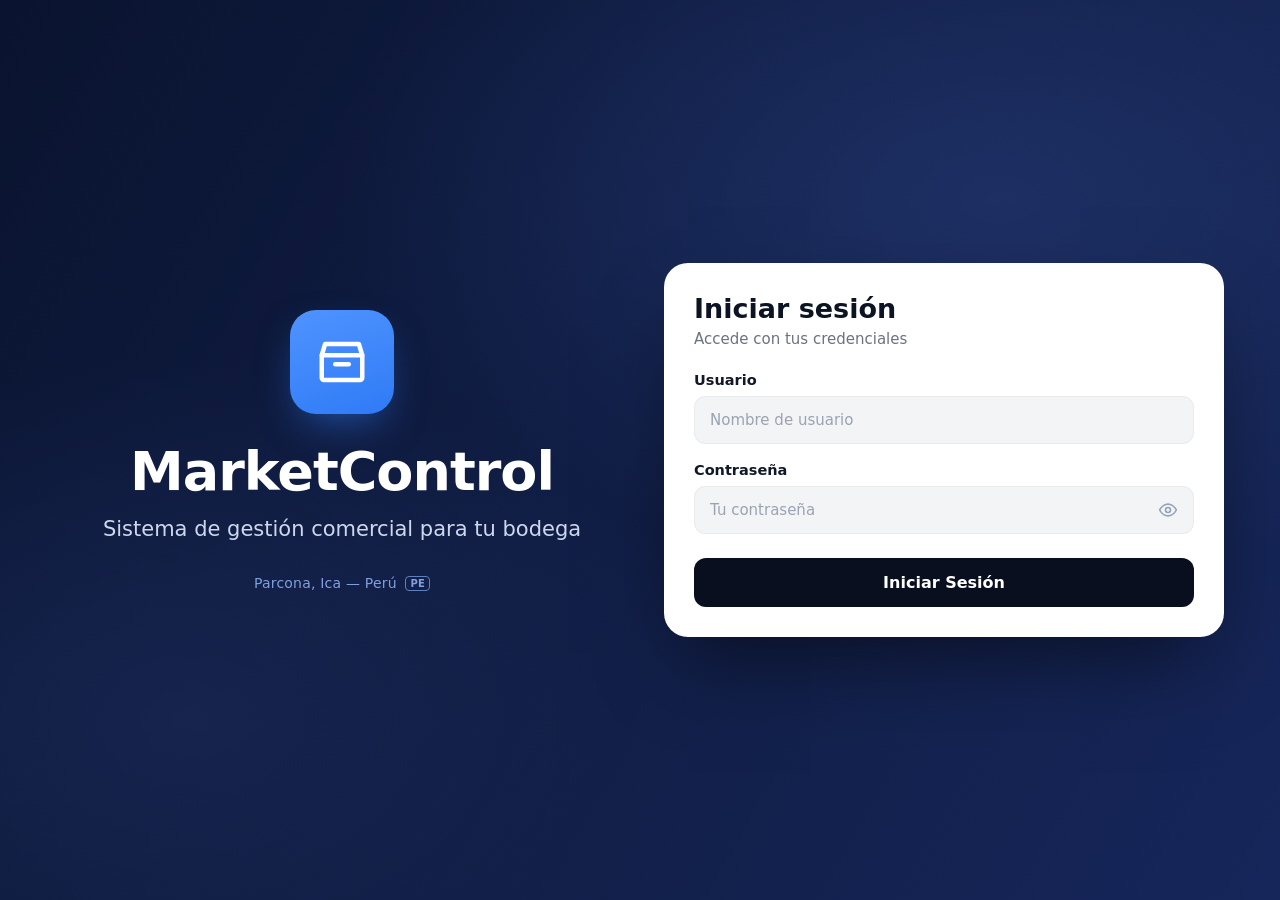
<file: PaginaAdmin/index.html>
<!DOCTYPE html>
<html lang="es">

<head>
    <meta charset="UTF-8">
    <meta name="viewport" content="width=device-width, initial-scale=1.0">
    <title>MarketControl — Acceso</title>
    <link rel="stylesheet" href="style.css">
</head>

<body>
    <div class="contenedor-principal">

        <section class="marca">
            <div class="logo">
                <svg viewBox="0 0 24 24" fill="none" stroke-width="2" stroke-linecap="round" stroke-linejoin="round">
                    <path d="M3 9l1.5-5h15L21 9" />
                    <path d="M3 9h18v10a1 1 0 0 1-1 1H4a1 1 0 0 1-1-1V9z" />
                    <path d="M9 13h6" />
                </svg>
            </div>
            <h1>MarketControl</h1>
            <p class="eslogan">Sistema de gestión comercial para tu bodega</p>
            <p class="lugar">Parcona, Ica — Perú <span class="pais">PE</span></p>
        </section>

        <section class="panel">
            <div class="tarjeta">

                <form class="vista activa" id="acceso" novalidate>
                    <h2>Iniciar sesión</h2>
                    <p class="subtitulo">Accede con tus credenciales</p>

                    <div class="campo">
                        <label for="a-usuario">Usuario</label>
                        <div class="control"><input id="a-usuario" type="text" placeholder="Nombre de usuario"
                                autocomplete="username"></div>
                    </div>

                    <div class="campo con-ojo">
                        <label for="a-clave">Contraseña</label>
                        <div class="control">
                            <input id="a-clave" type="password" placeholder="Tu contraseña"
                                autocomplete="current-password">
                            <button type="button" class="ojo" data-alternar="a-clave"
                                aria-label="Mostrar contraseña"></button>
                        </div>
                    </div>

                    <button type="submit" class="boton-enviar">Iniciar Sesión</button>

                    <div class="mensaje" id="acceso-msj"></div>
                </form>

            </div>
        </section>
    </div>

    <script src="script.js"></script>
</body>

</html>
</file>
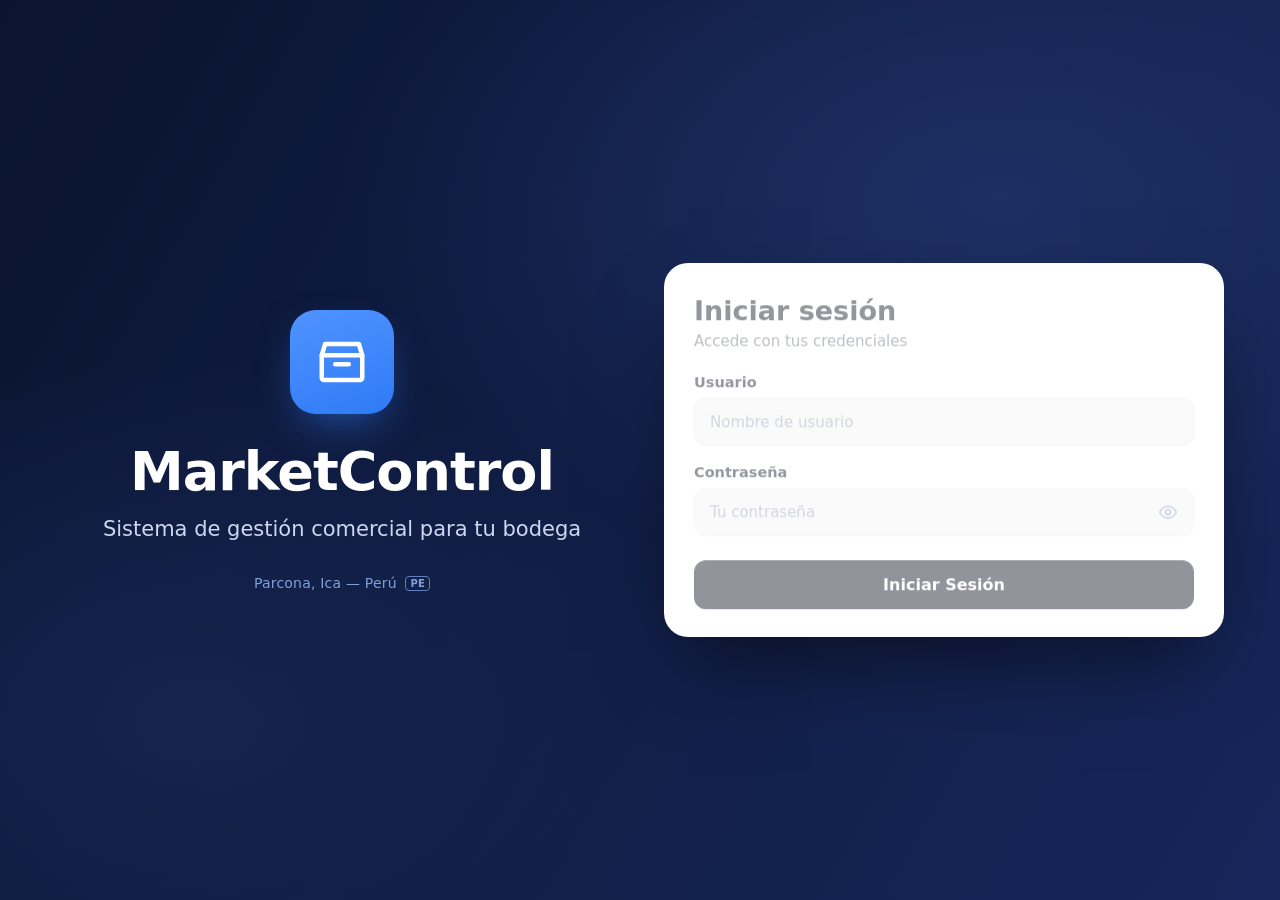
<file: PaginaAdmin/dashboard.html>
<!DOCTYPE html>
<html lang="es">

<head>
    <meta charset="UTF-8">
    <meta name="viewport" content="width=device-width, initial-scale=1.0">
    <title>MarketControl — Dashboard</title>
    <link rel="stylesheet" href="dashboard.css">
</head>

<body>
    <a class="salto-contenido" href="#contenido">Saltar al contenido</a>

    <div class="app">

        <!-- ===================== BARRA LATERAL ===================== -->
        <aside class="lateral" id="lateral" aria-label="Menú lateral">
            <div class="lateral__marca">
                <span class="lateral__logo" aria-hidden="true">
                    <svg viewBox="0 0 24 24" fill="none" stroke="currentColor" stroke-width="2"
                        stroke-linecap="round" stroke-linejoin="round">
                        <circle cx="9" cy="21" r="1" />
                        <circle cx="20" cy="21" r="1" />
                        <path d="M1 1h4l2.7 13.4a2 2 0 0 0 2 1.6h9.7a2 2 0 0 0 2-1.6L23 6H6" />
                    </svg>
                </span>
                <span class="lateral__marca-texto">
                    <strong>MarketControl</strong>
                    <small>Bodega &amp; Abarrotes</small>
                </span>
            </div>

            <nav class="lateral__nav" aria-label="Navegación principal">
                <ul id="nav" class="nav"></ul>
            </nav>

            <div class="lateral__pie">
                <div class="usuario-mini" id="usuario-mini"></div>
                <button class="cerrar-sesion" type="button" id="cerrar-sesion">
                    <span aria-hidden="true">
                        <svg viewBox="0 0 24 24" fill="none" stroke="currentColor" stroke-width="2"
                            stroke-linecap="round" stroke-linejoin="round">
                            <path d="M9 21H5a2 2 0 0 1-2-2V5a2 2 0 0 1 2-2h4" />
                            <polyline points="16 17 21 12 16 7" />
                            <line x1="21" y1="12" x2="9" y2="12" />
                        </svg>
                    </span>
                    Cerrar Sesión
                </button>
            </div>
        </aside>

        <div class="velo" id="velo" hidden></div>

        <!-- ===================== CONTENIDO ===================== -->
        <div class="contenido">

            <header class="barra-superior">
                <button class="menu-boton" type="button" id="menu-boton" aria-label="Abrir menú"
                    aria-controls="lateral" aria-expanded="false">
                    <svg viewBox="0 0 24 24" fill="none" stroke="currentColor" stroke-width="2"
                        stroke-linecap="round" stroke-linejoin="round" aria-hidden="true">
                        <line x1="3" y1="6" x2="21" y2="6" />
                        <line x1="3" y1="12" x2="21" y2="12" />
                        <line x1="3" y1="18" x2="21" y2="18" />
                    </svg>
                </button>
                <p class="fecha" id="fecha"></p>
            </header>

            <main class="lienzo" id="contenido">

                <!-- ============ VISTA: DASHBOARD ============ -->
                <div id="vista-dashboard">

                    <!-- Banner de bienvenida -->
                    <section class="bienvenida" aria-label="Bienvenida">
                        <span class="bienvenida__icono" aria-hidden="true">
                            <svg viewBox="0 0 24 24" fill="none" stroke="currentColor" stroke-width="2"
                                stroke-linecap="round" stroke-linejoin="round">
                                <circle cx="9" cy="21" r="1" />
                                <circle cx="20" cy="21" r="1" />
                                <path d="M1 1h4l2.7 13.4a2 2 0 0 0 2 1.6h9.7a2 2 0 0 0 2-1.6L23 6H6" />
                            </svg>
                        </span>
                        <div class="bienvenida__texto">
                            <p class="bienvenida__saludo">Bienvenido,</p>
                            <h1 class="bienvenida__nombre" id="b-nombre">—</h1>
                            <p class="bienvenida__rol" id="b-rol"></p>
                        </div>
                        <div class="bienvenida__marca" aria-hidden="true">
                            <span class="bienvenida__marca-icono">
                                <svg viewBox="0 0 24 24" fill="none" stroke="currentColor" stroke-width="2"
                                    stroke-linecap="round" stroke-linejoin="round">
                                    <circle cx="9" cy="21" r="1" />
                                    <circle cx="20" cy="21" r="1" />
                                    <path d="M1 1h4l2.7 13.4a2 2 0 0 0 2 1.6h9.7a2 2 0 0 0 2-1.6L23 6H6" />
                                </svg>
                            </span>
                            <span>MarketControl</span>
                        </div>
                    </section>

                    <!-- Tarjetas de resumen -->
                    <section aria-label="Resumen del día">
                        <div class="tarjetas" id="resumen"></div>
                    </section>

                    <!-- Ventas recientes + Alertas -->
                    <div class="columnas">
                        <section class="bloque" aria-labelledby="t-ventas">
                            <h2 class="bloque__titulo" id="t-ventas">Ventas Recientes</h2>
                            <ul class="lista lista-ventas" id="ventas"></ul>
                        </section>

                        <section class="bloque" aria-labelledby="t-alertas">
                            <h2 class="bloque__titulo bloque__titulo--alerta" id="t-alertas">
                                <span class="bloque__icono" aria-hidden="true">
                                    <svg viewBox="0 0 24 24" fill="none" stroke="currentColor" stroke-width="2"
                                        stroke-linecap="round" stroke-linejoin="round">
                                        <path d="M10.3 3.9 1.8 18a2 2 0 0 0 1.7 3h17a2 2 0 0 0 1.7-3L13.7 3.9a2 2 0 0 0-3.4 0z" />
                                        <line x1="12" y1="9" x2="12" y2="13" />
                                        <line x1="12" y1="17" x2="12.01" y2="17" />
                                    </svg>
                                </span>
                                Alertas de Inventario
                            </h2>
                            <ul class="lista lista-alertas" id="alertas"></ul>
                        </section>
                    </div>

                    <!-- Pedidos en curso -->
                    <section class="bloque" aria-labelledby="t-pedidos">
                        <h2 class="bloque__titulo" id="t-pedidos">Pedidos en Curso</h2>
                        <ul class="lista lista-pedidos" id="pedidos"></ul>
                    </section>

                </div>

                <!-- ============ VISTA: INVENTARIO ============ -->
                <div id="vista-inventario" hidden>

                    <div class="inv-cabecera">
                        <div>
                            <h1 class="inv-titulo">Inventario</h1>
                            <p class="inv-sub">Gestiona tus productos y stock</p>
                        </div>
                        <div class="inv-acciones">
                            <button type="button" class="btn-inv btn-inv--negro" id="btn-nuevo">
                                <svg viewBox="0 0 24 24" fill="none" stroke="currentColor" stroke-width="2"
                                    stroke-linecap="round" stroke-linejoin="round" aria-hidden="true">
                                    <line x1="12" y1="5" x2="12" y2="19" />
                                    <line x1="5" y1="12" x2="19" y2="12" />
                                </svg>
                                Nuevo Producto
                            </button>
                        </div>
                    </div>

                    <div class="inv-tarjetas">
                        <div class="inv-card">
                            <span class="inv-card__titulo">Total Productos</span>
                            <span class="inv-card__valor" id="inv-total">0</span>
                        </div>
                        <div class="inv-card">
                            <span class="inv-card__titulo">Valor del Inventario</span>
                            <span class="inv-card__valor" id="inv-valor">S/ 0.00</span>
                        </div>
                        <div class="inv-card">
                            <span class="inv-card__titulo">
                                <span class="inv-card__alerta" aria-hidden="true">
                                    <svg viewBox="0 0 24 24" fill="none" stroke="currentColor" stroke-width="2"
                                        stroke-linecap="round" stroke-linejoin="round">
                                        <path d="M10.3 3.9 1.8 18a2 2 0 0 0 1.7 3h17a2 2 0 0 0 1.7-3L13.7 3.9a2 2 0 0 0-3.4 0z" />
                                        <line x1="12" y1="9" x2="12" y2="13" />
                                        <line x1="12" y1="17" x2="12.01" y2="17" />
                                    </svg>
                                </span>
                                Stock Bajo
                            </span>
                            <span class="inv-card__valor" id="inv-bajo">0</span>
                        </div>
                    </div>

                    <div class="inv-buscador">
                        <svg viewBox="0 0 24 24" fill="none" stroke="currentColor" stroke-width="2"
                            stroke-linecap="round" stroke-linejoin="round" aria-hidden="true">
                            <circle cx="11" cy="11" r="8" />
                            <line x1="21" y1="21" x2="16.65" y2="16.65" />
                        </svg>
                        <input type="search" id="inv-buscar" aria-label="Buscar productos"
                            placeholder="Buscar por nombre, SKU o categoría...">
                    </div>

                    <div class="inv-tabla-wrap">
                        <table class="tabla-inv">
                            <thead>
                                <tr>
                                    <th>Producto</th>
                                    <th>SKU</th>
                                    <th>Categoría</th>
                                    <th>Precio</th>
                                    <th>Costo</th>
                                    <th>Stock</th>
                                    <th class="ta-der">Acciones</th>
                                </tr>
                            </thead>
                            <tbody id="inv-tbody"></tbody>
                        </table>
                    </div>

                </div>

                <!-- ============ VISTA: PUNTO DE VENTA ============ -->
                <div id="vista-pos" hidden>

                    <div class="inv-cabecera">
                        <div>
                            <h1 class="inv-titulo">Punto de Venta</h1>
                            <p class="inv-sub">Registra ventas y procesa pagos</p>
                        </div>
                        <div class="inv-acciones">
                            <button type="button" class="btn-inv btn-inv--negro" id="pos-recojos">
                                Pedidos de recojo
                                <span class="btn-inv__badge" id="pos-recojos-badge" hidden>0</span>
                            </button>
                            <button type="button" class="btn-inv btn-inv--claro" id="pos-actualizar">
                                <svg viewBox="0 0 24 24" fill="none" stroke="currentColor" stroke-width="2"
                                    stroke-linecap="round" stroke-linejoin="round" aria-hidden="true">
                                    <polyline points="23 4 23 10 17 10" />
                                    <polyline points="1 20 1 14 7 14" />
                                    <path d="M3.51 9a9 9 0 0 1 14.85-3.36L23 10M1 14l4.64 4.36A9 9 0 0 0 20.49 15" />
                                </svg>
                                Actualizar
                            </button>
                        </div>
                    </div>

                    <div class="pos-layout">

                        <!-- Izquierda: productos -->
                        <div class="pos-productos">
                            <div class="inv-buscador">
                                <svg viewBox="0 0 24 24" fill="none" stroke="currentColor" stroke-width="2"
                                    stroke-linecap="round" stroke-linejoin="round" aria-hidden="true">
                                    <circle cx="11" cy="11" r="8" />
                                    <line x1="21" y1="21" x2="16.65" y2="16.65" />
                                </svg>
                                <input type="search" id="pos-buscar" aria-label="Buscar productos"
                                    placeholder="Buscar producto por nombre, SKU o categoría...">
                            </div>
                            <div class="pos-grid" id="pos-grid"></div>
                        </div>

                        <!-- Derecha: detalle de venta -->
                        <aside class="pos-venta" aria-label="Detalle de venta">
                            <div class="pos-venta__cab">
                                <h2>
                                    <span class="pos-venta__icono" aria-hidden="true">
                                        <svg viewBox="0 0 24 24" fill="none" stroke="currentColor" stroke-width="2"
                                            stroke-linecap="round" stroke-linejoin="round">
                                            <path d="M14 2H6a2 2 0 0 0-2 2v16a2 2 0 0 0 2 2h12a2 2 0 0 0 2-2V8z" />
                                            <polyline points="14 2 14 8 20 8" />
                                        </svg>
                                    </span>
                                    Detalle de Venta
                                </h2>
                                <span class="pos-venta__count" id="pos-count">0 prod.</span>
                            </div>

                            <ul class="pos-carrito" id="pos-carrito"></ul>

                            <div class="pos-totales">
                                <div class="pos-linea"><span>Subtotal (sin IGV)</span><span class="pos-linea__val"
                                        id="pos-subtotal">S/ 0.00</span></div>
                                <div class="pos-linea"><span>IGV (18%)</span><span class="pos-linea__val"
                                        id="pos-igv">S/ 0.00</span></div>
                                <div class="pos-linea pos-linea--total"><span>Total a Pagar</span><span
                                        class="pos-linea__val" id="pos-total">S/ 0.00</span></div>
                            </div>

                            <div class="pos-metodo-grupo">
                                <label for="pos-metodo">Método de pago</label>
                                <div class="pos-metodo">
                                    <span class="pos-metodo__icono" id="pos-metodo-icono" aria-hidden="true"></span>
                                    <select id="pos-metodo">
                                        <option value="Efectivo" selected>Efectivo</option>
                                        <option value="Yape">Yape</option>
                                    </select>
                                    <span class="pos-metodo__chevron" aria-hidden="true">
                                        <svg viewBox="0 0 24 24" fill="none" stroke="currentColor" stroke-width="2"
                                            stroke-linecap="round" stroke-linejoin="round">
                                            <polyline points="6 9 12 15 18 9" />
                                        </svg>
                                    </span>
                                </div>
                            </div>

                            <div class="pos-cajero">
                                <div>Cajero: <strong id="pos-cajero">—</strong></div>
                                <div>Fecha: <span id="pos-fecha">—</span></div>
                            </div>

                            <button type="button" class="pos-completar" id="pos-completar" disabled>
                                <svg viewBox="0 0 24 24" fill="none" stroke="currentColor" stroke-width="2"
                                    stroke-linecap="round" stroke-linejoin="round" aria-hidden="true">
                                    <circle cx="12" cy="12" r="10" />
                                    <polyline points="8 12 11 15 16 9" />
                                </svg>
                                Completar Venta — <span id="pos-btn-total">S/ 0.00</span>
                            </button>
                        </aside>

                    </div>

                </div>

                <!-- ============ VISTA: DELIVERY ============ -->
                <div id="vista-delivery" hidden>
                    <div class="inv-cabecera">
                        <div>
                            <h1 class="inv-titulo">Delivery</h1>
                            <p class="inv-sub">Gestiona los envíos y entregas</p>
                        </div>
                        <div class="inv-acciones">
                            <button type="button" class="btn-inv btn-inv--negro" id="del-repartidores">Repartidores</button>
                            <button type="button" class="btn-inv btn-inv--claro" id="del-actualizar">Actualizar</button>
                        </div>
                    </div>

                    <div class="del-alerta" id="del-alerta" hidden role="alert"></div>

                    <div class="inv-tarjetas">
                        <div class="inv-card">
                            <span class="inv-card__titulo">Pedidos Activos</span>
                            <span class="inv-card__valor" id="del-activos">0</span>
                        </div>
                        <div class="inv-card">
                            <span class="inv-card__titulo">Entregados Hoy</span>
                            <span class="inv-card__valor" id="del-entregados">0</span>
                        </div>
                        <div class="inv-card">
                            <span class="inv-card__titulo">Ingresos de Envíos</span>
                            <span class="inv-card__valor" id="del-ingresos">S/ 0.00</span>
                        </div>
                    </div>

                    <div class="pills" id="del-tabs" role="tablist"></div>
                    <div class="del-lista" id="del-lista"></div>
                </div>

                <!-- ============ VISTA: REPORTES ============ -->
                <div id="vista-reportes" hidden>
                    <div class="inv-cabecera">
                        <div>
                            <h1 class="inv-titulo">Reportes y Análisis</h1>
                            <p class="inv-sub">Analiza el rendimiento de tu negocio</p>
                        </div>
                        <div class="inv-acciones">
                            <div class="rep-fecha">
                                <select id="rep-rango" aria-label="Rango de fechas">
                                    <option value="hoy" selected>Hoy</option>
                                    <option value="semana">Esta Semana</option>
                                    <option value="mes">Este Mes</option>
                                    <option value="anio">Este Año</option>
                                </select>
                                <span class="rep-fecha__chevron" aria-hidden="true">
                                    <svg viewBox="0 0 24 24" fill="none" stroke="currentColor" stroke-width="2"
                                        stroke-linecap="round" stroke-linejoin="round"><polyline points="6 9 12 15 18 9"/></svg>
                                </span>
                            </div>
                            <button type="button" class="btn-inv btn-inv--claro" id="rep-actualizar">Actualizar</button>
                        </div>
                    </div>

                    <div class="inv-tarjetas rep-kpis">
                        <div class="inv-card">
                            <span class="inv-card__titulo">Ventas Totales</span>
                            <span class="inv-card__valor" id="rep-ventas">S/ 0.00</span>
                            <span class="inv-card__pie" id="rep-ventas-pie">Hoy</span>
                        </div>
                        <div class="inv-card">
                            <span class="inv-card__titulo">Transacciones</span>
                            <span class="inv-card__valor" id="rep-trans">0</span>
                            <span class="inv-card__pie" id="rep-trans-pie">Hoy</span>
                        </div>
                        <div class="inv-card">
                            <span class="inv-card__titulo">Margen de Ganancia</span>
                            <span class="inv-card__valor" id="rep-margen">S/ 0.00</span>
                            <span class="inv-card__pie" id="rep-margen-pie">0% margen</span>
                        </div>
                    </div>

                    <div class="pills" id="rep-tabs" role="tablist"></div>
                    <div class="rep-panel" id="rep-panel"></div>

                    <div class="rep-export">
                        <button type="button" class="btn-inv btn-inv--claro" id="rep-csv">Exportar CSV</button>
                        <button type="button" class="btn-inv btn-inv--claro" id="rep-pdf">Imprimir / PDF</button>
                    </div>
                </div>

                <!-- ============ VISTA: CONFIGURACIÓN ============ -->
                <div id="vista-config" hidden>
                    <div class="inv-cabecera">
                        <div>
                            <h1 class="inv-titulo">Configuración</h1>
                            <p class="inv-sub">Administra las opciones del sistema</p>
                        </div>
                    </div>

                    <section class="cfg-card">
                        <h2 class="cfg-card__titulo">
                            <span class="cfg-card__icono" aria-hidden="true">
                                <svg viewBox="0 0 24 24" fill="none" stroke="currentColor" stroke-width="2"
                                    stroke-linecap="round" stroke-linejoin="round">
                                    <path d="M3 9l1-5h16l1 5"/><path d="M4 9v11h16V9"/><path d="M9 22V12h6v10"/></svg>
                            </span>
                            Información del Negocio
                        </h2>
                        <div class="cfg-grid">
                            <div class="cfg-campo"><label>Nombre del negocio</label><input value="Bodega el Progreso" readonly></div>
                            <div class="cfg-campo"><label>RUC</label><input value="20601234567" readonly></div>
                            <div class="cfg-campo">
                                <label for="cfg-direccion">Dirección</label>
                                <input id="cfg-direccion" value="Jr. Lima 123, Parcona, Ica">
                            </div>
                            <div class="cfg-campo">
                                <label for="cfg-telefono">Teléfono / WhatsApp</label>
                                <input id="cfg-telefono" value="056-234567" inputmode="tel">
                            </div>
                            <div class="cfg-campo">
                                <label for="cfg-costo-envio">Costo de envío (S/)</label>
                                <input id="cfg-costo-envio" type="number" min="0" step="0.10" value="0">
                            </div>
                            <div class="cfg-campo">
                                <label for="cfg-envio-gratis">Envío gratis desde (S/)</label>
                                <input id="cfg-envio-gratis" type="number" min="0" step="1" value="0">
                            </div>
                            <div class="cfg-campo cfg-campo--full">
                                <button type="button" class="btn-inv btn-inv--negro" id="btn-guardar-tel">Guardar datos del negocio</button>
                            </div>
                        </div>
                    </section>

                    <section class="cfg-card">
                        <h2 class="cfg-card__titulo">
                            <span class="cfg-card__icono" aria-hidden="true">
                                <svg viewBox="0 0 24 24" fill="none" stroke="currentColor" stroke-width="2"
                                    stroke-linecap="round" stroke-linejoin="round">
                                    <path d="M12 22s8-4 8-10V5l-8-3-8 3v7c0 6 8 10 8 10z"/></svg>
                            </span>
                            Seguridad — Cambiar Contraseña
                        </h2>
                        <p class="cfg-hint">Como administrador, puedes actualizar la contraseña de cualquier usuario indicando su <strong>username</strong>.</p>
                        <form id="form-clave" class="cfg-clave">
                            <div class="cfg-campo">
                                <label for="cl-username">Username del usuario</label>
                                <input id="cl-username" type="text" placeholder="ej. admin" autocomplete="off">
                            </div>
                            <div class="cfg-campo">
                                <label for="cl-nueva">Nueva contraseña</label>
                                <input id="cl-nueva" type="password" placeholder="Mínimo 6 caracteres" autocomplete="new-password">
                            </div>
                            <div class="cfg-campo">
                                <label for="cl-confirmar">Confirmar nueva contraseña</label>
                                <input id="cl-confirmar" type="password" autocomplete="new-password">
                            </div>
                            <button type="submit" class="btn-inv btn-inv--claro">Actualizar Contraseña</button>
                        </form>
                    </section>

                    <section class="cfg-card">
                        <h2 class="cfg-card__titulo">
                            <span class="cfg-card__icono" aria-hidden="true">
                                <svg viewBox="0 0 24 24" fill="none" stroke="currentColor" stroke-width="2"
                                    stroke-linecap="round" stroke-linejoin="round"><circle cx="12" cy="12" r="3"/>
                                    <path d="M19.4 15a1.65 1.65 0 0 0 .33 1.82l.06.06a2 2 0 1 1-2.83 2.83l-.06-.06a1.65 1.65 0 0 0-1.82-.33 1.65 1.65 0 0 0-1 1.51V21a2 2 0 0 1-4 0v-.09A1.65 1.65 0 0 0 9 19.4a1.65 1.65 0 0 0-1.82.33l-.06.06a2 2 0 1 1-2.83-2.83l.06-.06a1.65 1.65 0 0 0 .33-1.82 1.65 1.65 0 0 0-1.51-1H3a2 2 0 0 1 0-4h.09A1.65 1.65 0 0 0 4.6 9a1.65 1.65 0 0 0-.33-1.82l-.06-.06a2 2 0 1 1 2.83-2.83l.06.06a1.65 1.65 0 0 0 1.82.33H9a1.65 1.65 0 0 0 1-1.51V3a2 2 0 0 1 4 0v.09a1.65 1.65 0 0 0 1 1.51 1.65 1.65 0 0 0 1.82-.33l.06-.06a2 2 0 1 1 2.83 2.83l-.06.06a1.65 1.65 0 0 0-.33 1.82V9a1.65 1.65 0 0 0 1.51 1H21a2 2 0 0 1 0 4h-.09a1.65 1.65 0 0 0-1.51 1z"/></svg>
                            </span>
                            Información del Sistema
                        </h2>
                        <div class="cfg-info" id="cfg-sistema"></div>
                    </section>

                    <section class="cfg-card">
                        <div class="cfg-card__cab">
                            <h2 class="cfg-card__titulo">
                                <span class="cfg-card__icono" aria-hidden="true">
                                    <svg viewBox="0 0 24 24" fill="none" stroke="currentColor" stroke-width="2"
                                        stroke-linecap="round" stroke-linejoin="round">
                                        <path d="M17 21v-2a4 4 0 0 0-4-4H5a4 4 0 0 0-4 4v2"/><circle cx="9" cy="7" r="4"/>
                                        <path d="M23 21v-2a4 4 0 0 0-3-3.87"/><path d="M16 3.13a4 4 0 0 1 0 7.75"/></svg>
                                </span>
                                Usuarios del Sistema
                            </h2>
                            <button type="button" class="btn-inv btn-inv--negro" id="btn-nuevo-emp">
                                <svg viewBox="0 0 24 24" fill="none" stroke="currentColor" stroke-width="2"
                                    stroke-linecap="round" stroke-linejoin="round" aria-hidden="true" width="18" height="18">
                                    <line x1="12" y1="5" x2="12" y2="19"/><line x1="5" y1="12" x2="19" y2="12"/></svg>
                                Nuevo Empleado
                            </button>
                        </div>
                        <div class="cfg-usuarios" id="cfg-usuarios"></div>
                    </section>
                </div>

            </main>
        </div>
    </div>

    <!-- ===================== TOAST (mensajes de éxito) ===================== -->
    <div id="toast" class="toast" role="status" aria-live="polite"></div>

    <!-- ===================== MODAL: NUEVO PRODUCTO ===================== -->
    <div class="modal-overlay" id="modal-producto" hidden>
        <div class="modal" role="dialog" aria-modal="true" aria-labelledby="modal-titulo">
            <div class="modal__cabecera">
                <div>
                    <h2 id="modal-titulo">Nuevo Producto</h2>
                    <p class="modal__sub" id="modal-sub">Completa los campos para agregar un nuevo producto al
                        inventario.</p>
                </div>
                <button type="button" class="modal__cerrar" id="modal-cerrar" aria-label="Cerrar">
                    <svg viewBox="0 0 24 24" fill="none" stroke="currentColor" stroke-width="2"
                        stroke-linecap="round" stroke-linejoin="round" aria-hidden="true">
                        <line x1="18" y1="6" x2="6" y2="18" />
                        <line x1="6" y1="6" x2="18" y2="18" />
                    </svg>
                </button>
            </div>

            <form id="form-producto" class="form-grid">
                <div class="campo-modal col-6">
                    <label for="p-nombre">Nombre del Producto <span class="req">*</span></label>
                    <input id="p-nombre" name="nombre" type="text" required>
                </div>
                <div class="campo-modal col-6">
                    <label for="p-imagen">URL de la Imagen</label>
                    <input id="p-imagen" name="imagen" type="url" placeholder="https://...">
                </div>

                <div class="campo-modal col-3">
                    <label for="p-sku">Código SKU <span class="req">*</span></label>
                    <input id="p-sku" name="sku" type="text" required>
                </div>
                <div class="campo-modal col-3">
                    <label for="p-categoria">Categoría <span class="req">*</span></label>
                    <div class="campo-con-boton">
                        <select id="p-categoria" name="categoria" required></select>
                        <button type="button" class="btn-mini" id="btn-nueva-cat" title="Crear categoría">+ Nueva</button>
                    </div>
                </div>

                <div class="campo-modal col-3">
                    <label for="p-marca">Marca</label>
                    <input id="p-marca" name="marca" type="text">
                </div>
                <div class="campo-modal col-3">
                    <label for="p-estado">Estado</label>
                    <select id="p-estado" name="estado">
                        <option value="Activo" selected>Activo</option>
                        <option value="Inactivo">Inactivo</option>
                    </select>
                </div>

                <div class="campo-modal col-6">
                    <label for="p-descripcion">Descripción</label>
                    <textarea id="p-descripcion" name="descripcion" rows="3"></textarea>
                </div>

                <div class="campo-modal col-2">
                    <label for="p-costo">Costo sin IGV S/</label>
                    <input id="p-costo" name="costo" type="number" step="0.1" min="0" value="0">
                </div>
                <div class="campo-modal col-2">
                    <label for="p-precio">Precio S/</label>
                    <input id="p-precio" name="precio" type="number" step="0.1" min="0" value="0">
                </div>
                <div class="campo-modal col-2">
                    <label for="p-descuento">Descuento %</label>
                    <input id="p-descuento" name="descuento" type="number" step="1" min="0" value="0">
                </div>

                <p class="alerta-descuento col-6" id="p-descuento-alerta" hidden></p>

                <div class="campo-modal col-3">
                    <label for="p-stock">Stock Actual</label>
                    <input id="p-stock" name="stock" type="number" min="0" value="0">
                </div>
                <div class="campo-modal col-3">
                    <label for="p-minimo">Stock Mínimo</label>
                    <input id="p-minimo" name="minimo" type="number" min="0" value="5">
                </div>

                <div class="form-acciones">
                    <button type="button" class="btn-cancelar" id="modal-cancelar">Cancelar</button>
                    <button type="submit" class="btn-guardar">Guardar</button>
                </div>
            </form>
        </div>
    </div>

    <!-- ===================== MODAL: NUEVO EMPLEADO ===================== -->
    <div class="modal-overlay" id="modal-empleado" hidden>
        <div class="modal" role="dialog" aria-modal="true" aria-labelledby="emp-titulo">
            <div class="modal__cabecera">
                <div>
                    <h2 id="emp-titulo">Nuevo Empleado</h2>
                    <p class="modal__sub">Registra un nuevo usuario del sistema.</p>
                </div>
                <button type="button" class="modal__cerrar" id="emp-cerrar" aria-label="Cerrar">
                    <svg viewBox="0 0 24 24" fill="none" stroke="currentColor" stroke-width="2"
                        stroke-linecap="round" stroke-linejoin="round" aria-hidden="true">
                        <line x1="18" y1="6" x2="6" y2="18" /><line x1="6" y1="6" x2="18" y2="18" />
                    </svg>
                </button>
            </div>

            <form id="form-empleado" class="form-grid">
                <div class="campo-modal col-3">
                    <label for="e-nombres">Nombres <span class="req">*</span></label>
                    <input id="e-nombres" name="nombres" type="text" required>
                </div>
                <div class="campo-modal col-3">
                    <label for="e-apellidos">Apellidos <span class="req">*</span></label>
                    <input id="e-apellidos" name="apellidos" type="text" required>
                </div>
                <div class="campo-modal col-3">
                    <label for="e-dni">DNI <span class="req">*</span></label>
                    <input id="e-dni" name="dni" type="text" maxlength="8" required>
                </div>
                <div class="campo-modal col-3">
                    <label for="e-usuario">Usuario <span class="req">*</span></label>
                    <input id="e-usuario" name="usuario" type="text" required>
                </div>
                <div class="campo-modal col-3">
                    <label for="e-clave">Clave <span class="req">*</span></label>
                    <input id="e-clave" name="clave" type="password" required>
                </div>
                <div class="campo-modal col-3">
                    <label for="e-rol">Rol</label>
                    <select id="e-rol" name="rol">
                        <option value="Empleado" selected>Empleado</option>
                        <option value="Administrador">Administrador</option>
                    </select>
                </div>
                <div class="form-acciones">
                    <button type="button" class="btn-cancelar" id="emp-cancelar">Cancelar</button>
                    <button type="submit" class="btn-guardar">Guardar Empleado</button>
                </div>
            </form>
        </div>
    </div>

    <!-- ===================== MODAL: NUEVA CATEGORÍA ===================== -->
    <div class="modal-overlay" id="modal-categoria" hidden>
        <div class="modal modal--chico" role="dialog" aria-modal="true" aria-labelledby="cat-titulo">
            <div class="modal__cabecera">
                <div>
                    <h2 id="cat-titulo">Categorías</h2>
                    <p class="modal__sub">Crea, edita o desactiva categorías sin entrar a SQL Server.</p>
                </div>
                <button type="button" class="modal__cerrar" id="cat-cerrar" aria-label="Cerrar">
                    <svg viewBox="0 0 24 24" fill="none" stroke="currentColor" stroke-width="2"
                        stroke-linecap="round" stroke-linejoin="round" aria-hidden="true">
                        <line x1="18" y1="6" x2="6" y2="18" /><line x1="6" y1="6" x2="18" y2="18" />
                    </svg>
                </button>
            </div>
            <form id="form-categoria" class="form-grid">
                <div class="campo-modal col-1">
                    <label for="c-nombre">Nombre de la categoría <span class="req">*</span></label>
                    <input id="c-nombre" name="nombre" type="text" required>
                </div>
                <div class="campo-modal col-1">
                    <label for="c-desc">Descripción</label>
                    <input id="c-desc" name="descripcion" type="text">
                </div>
                <div class="campo-modal col-1" id="cat-estado-campo" hidden>
                    <label for="c-estado">Estado</label>
                    <select id="c-estado" name="estado">
                        <option value="Activo" selected>Activa</option>
                        <option value="Inactivo">Inactiva</option>
                    </select>
                </div>
                <div class="form-acciones">
                    <button type="button" class="btn-cancelar" id="cat-cancelar">Cancelar</button>
                    <button type="submit" class="btn-guardar" id="cat-guardar-btn">Crear Categoría</button>
                </div>
            </form>

            <div class="cat-listado" id="cat-listado"></div>
        </div>
    </div>

    <!-- ===================== MODAL: REPARTIDORES ===================== -->
    <div class="modal-overlay" id="modal-repartidores" hidden>
        <div class="modal" role="dialog" aria-modal="true" aria-labelledby="rep-titulo">
            <div class="modal__cabecera">
                <div>
                    <h2 id="rep-titulo">Repartidores</h2>
                    <p class="modal__sub">Registra o da de baja a los repartidores de la bodega.</p>
                </div>
                <button type="button" class="modal__cerrar" id="rep-cerrar" aria-label="Cerrar">
                    <svg viewBox="0 0 24 24" fill="none" stroke="currentColor" stroke-width="2"
                        stroke-linecap="round" stroke-linejoin="round" aria-hidden="true">
                        <line x1="18" y1="6" x2="6" y2="18" /><line x1="6" y1="6" x2="18" y2="18" />
                    </svg>
                </button>
            </div>

            <form id="form-repartidor" class="form-grid">
                <div class="campo-modal col-3">
                    <label for="r-nombres">Nombres <span class="req">*</span></label>
                    <input id="r-nombres" name="nombres" type="text" required>
                </div>
                <div class="campo-modal col-3">
                    <label for="r-telefono">Teléfono</label>
                    <input id="r-telefono" name="telefono" type="text" inputmode="tel">
                </div>
                <div class="form-acciones form-acciones--inline">
                    <button type="submit" class="btn-guardar">Agregar Repartidor</button>
                </div>
            </form>

            <div class="rep-listado" id="rep-listado"></div>
        </div>
    </div>

    <!-- ===================== MODAL: PEDIDOS DE RECOJO ===================== -->
    <div class="modal-overlay" id="modal-recojo" hidden>
        <div class="modal" role="dialog" aria-modal="true" aria-labelledby="recojo-titulo">
            <div class="modal__cabecera">
                <div>
                    <h2 id="recojo-titulo">Pedidos de recojo</h2>
                    <p class="modal__sub">Importa un pedido web al POS para cobrarlo.</p>
                </div>
                <button type="button" class="modal__cerrar" id="recojo-cerrar" aria-label="Cerrar">
                    <svg viewBox="0 0 24 24" fill="none" stroke="currentColor" stroke-width="2"
                        stroke-linecap="round" stroke-linejoin="round" aria-hidden="true">
                        <line x1="18" y1="6" x2="6" y2="18" /><line x1="6" y1="6" x2="18" y2="18" />
                    </svg>
                </button>
            </div>

            <div class="recojo-buscar">
                <input type="search" id="recojo-telefono" inputmode="tel" placeholder="Buscar por teléfono del cliente…">
                <button type="button" class="btn-mini" id="recojo-buscar-btn">Buscar</button>
                <button type="button" class="btn-mini" id="recojo-todos-btn">Ver todos</button>
            </div>

            <div class="recojo-listado" id="recojo-listado"></div>
        </div>
    </div>

    <!-- Dividido en varios archivos por seccion (mismo scope global, sin ES modules):
         el orden importa, cada archivo usa funciones definidas en los anteriores. -->
    <script src="dashboard-01-utilidades.js"></script>
    <script src="dashboard-02-estado.js"></script>
    <script src="dashboard-03-cabecera.js"></script>
    <script src="dashboard-04-catalogo.js"></script>
    <script src="dashboard-05-inicio.js"></script>
    <script src="dashboard-06-inventario.js"></script>
    <script src="dashboard-07-pos.js"></script>
    <script src="dashboard-08-configuracion.js"></script>
    <script src="dashboard-09-reportes.js"></script>
    <script src="dashboard-10-delivery.js"></script>
    <script src="dashboard-11-navegacion.js"></script>
    <script src="dashboard-12-arranque.js"></script>
</body>

</html>
</file>
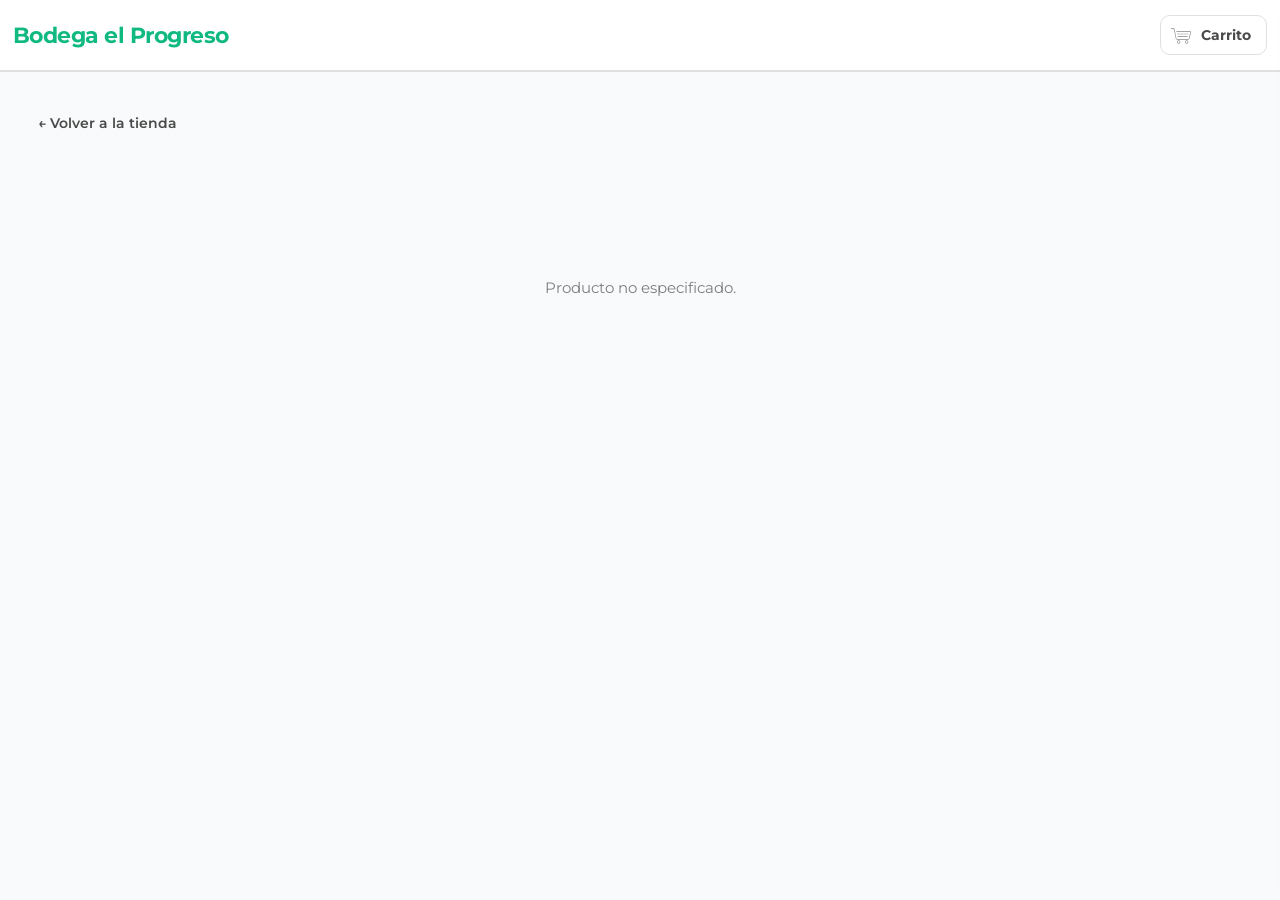
<file: paginaUsuarios/producto.html>
<!DOCTYPE html>
<html lang="es">

<head>
    <meta charset="UTF-8">
    <meta name="viewport" content="width=device-width, initial-scale=1.0">
    <title>Bodega el Progreso · Producto</title>
    <link rel="stylesheet" href="tienda.css">
    <link rel="stylesheet" href="producto.css">
    <link rel="preconnect" href="https://fonts.googleapis.com">
    <link rel="preconnect" href="https://fonts.gstatic.com" crossorigin>
    <link href="https://fonts.googleapis.com/css2?family=Montserrat:wght@400;500;600;700&display=swap" rel="stylesheet">
</head>

<body class="pagina-producto">
    <header>
        <nav class="encabezado">
            <div class="barra-superior">
                <a class="logo" href="tienda.html">Bodega el Progreso</a>
                <div class="carrito-contenedor">
                    <button type="button" class="boton-carrito" aria-label="Abrir carrito de compras">
                        Carrito
                        <span class="carrito-badge" hidden>0</span>
                    </button>

                    <aside class="carrito-sidebar" role="dialog" aria-modal="true" aria-label="Carrito de compras"
                        aria-hidden="true">
                        <div class="carrito-cabecera">
                            <h3>Carrito</h3>
                            <button type="button" class="carrito-cerrar" aria-label="Cerrar carrito">&times;</button>
                        </div>
                        <div class="carrito-cuerpo vacio">
                            <div class="carrito-img"></div>
                            <h4>Carrito vacío</h4>
                            <p>Agrega productos para comenzar</p>
                        </div>
                    </aside>
                </div>
            </div>
        </nav>
    </header>

    <div class="overlay"></div>

    <main class="producto-main">
        <a class="volver-tienda" href="tienda.html">&larr; Volver a la tienda</a>
        <div id="producto-contenido" class="producto-cargando">Cargando producto…</div>

        <section class="similares" id="similares-seccion" hidden>
            <h2>Productos similares</h2>
            <div class="similares-carrusel">
                <button type="button" class="similar-flecha similar-flecha-izq" aria-label="Ver anteriores">&lsaquo;</button>
                <div class="similares-lista" id="similares-lista"></div>
                <button type="button" class="similar-flecha similar-flecha-der" aria-label="Ver siguientes">&rsaquo;</button>
            </div>
        </section>
    </main>

    <script src="carrito-storage.js"></script>
    <script src="producto.js"></script>
</body>

</html>
</file>
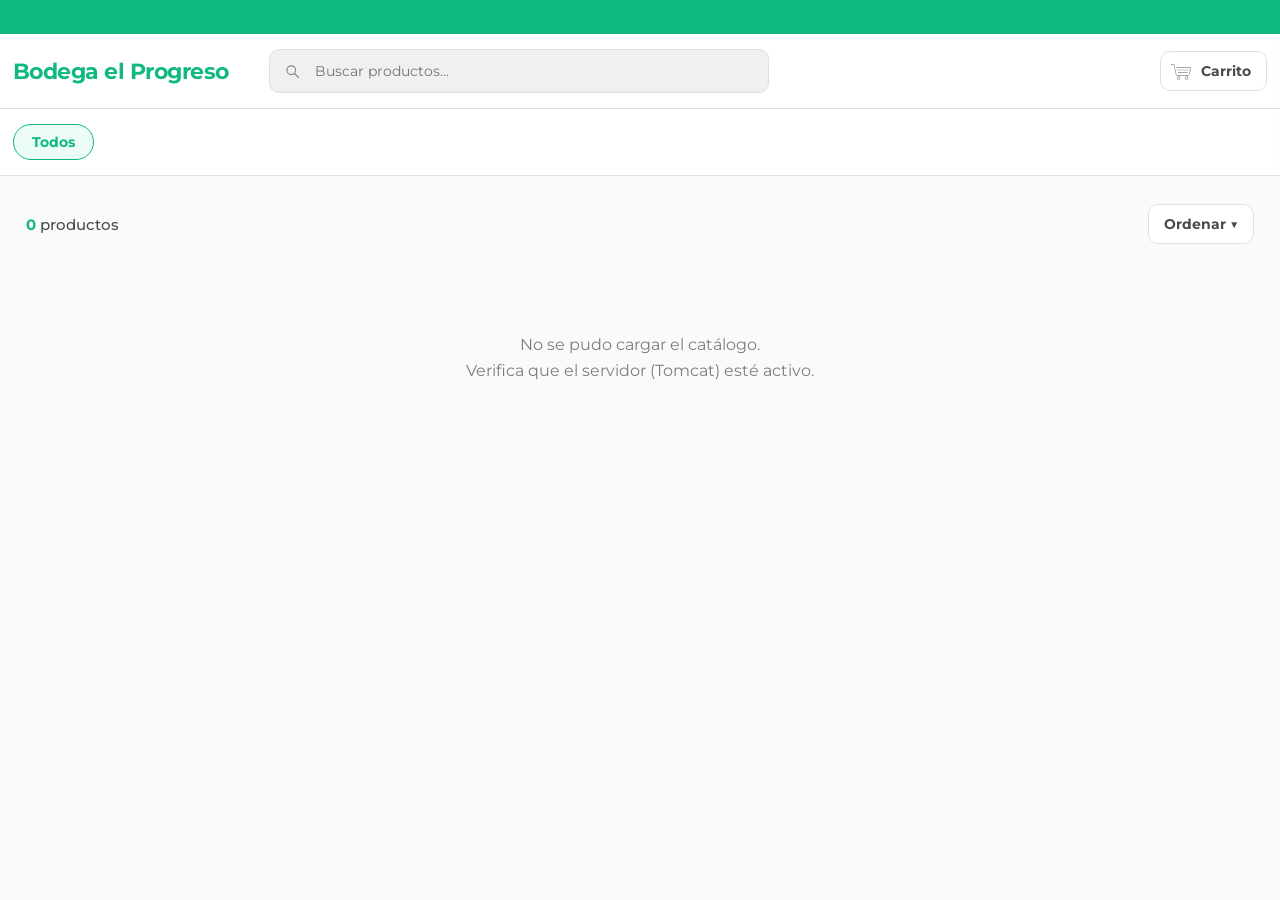
<file: paginaUsuarios/tienda.html>
<!DOCTYPE html>
<html lang="es">

<head>
    <meta charset="UTF-8">
    <meta name="viewport" content="width=device-width, initial-scale=1.0">
    <title>Bodega el Progreso · Tienda</title>
    <link rel="stylesheet" href="tienda.css">
    <link rel="preconnect" href="https://fonts.googleapis.com">
    <link rel="preconnect" href="https://fonts.gstatic.com" crossorigin>
    <link href="https://fonts.googleapis.com/css2?family=Montserrat:wght@400;500;600;700&display=swap" rel="stylesheet">
</head>

<body>
    <header>
        <div class="marquesina" id="marquesina" aria-hidden="true">
            <div class="marquesina__pista" id="marquesina-pista"></div>
        </div>
        <nav class="encabezado">
            <div class="barra-superior">
                <p class="logo">Bodega el Progreso</p>

                <button type="button" class="boton-buscar" aria-label="Buscar productos" aria-expanded="false"></button>

                <form role="search" action="" method="get">
                    <input type="search" class="buscador-lupa" name="q" aria-label="Buscar productos"
                        placeholder="Buscar productos...">
                </form>

                <div class="carrito-contenedor">
                    <button type="button" class="boton-carrito" aria-label="Abrir carrito de compras">
                        Carrito
                        <span class="carrito-badge" hidden>0</span>
                    </button>

                    <aside class="carrito-sidebar" role="dialog" aria-modal="true" aria-label="Carrito de compras"
                        aria-hidden="true">
                        <div class="carrito-cabecera">
                            <h3>Carrito</h3>
                            <button type="button" class="carrito-cerrar" aria-label="Cerrar carrito">&times;</button>
                        </div>
                        <div class="carrito-cuerpo vacio">
                            <div class="carrito-img"></div>
                            <h4>Carrito vacío</h4>
                            <p>Agrega productos para comenzar</p>
                        </div>
                    </aside>
                </div>
            </div>

            <div class="categoria" role="group" aria-label="Filtrar por categoría">
                <button type="button" class="categoria-producto activo" data-categoria="TODOS">Todos</button>
            </div>
        </nav>
    </header>

    <main id="contenido">
        <div class="catalogo-info">
            <p><span class="cantidad-producto">0</span> productos</p>
            <div class="ordenar-producto">
                <button type="button" class="boton-ordenar" aria-haspopup="true" aria-expanded="false">
                    <span class="orden-actual">Ordenar</span> <span aria-hidden="true">▼</span>
                </button>
                <div class="ordenar-opciones" role="menu">
                    <button type="button" role="menuitem" data-orden="precio-asc">Precio: Menor a Mayor</button>
                    <button type="button" role="menuitem" data-orden="precio-desc">Precio: Mayor a Menor</button>
                    <button type="button" role="menuitem" data-orden="nombre-az">Nombre: A-Z</button>
                </div>
            </div>
        </div>

        <div class="productos-grid"></div>
    </main>

    <div class="overlay"></div>

    <!-- ===================== CHECKOUT (Delivery / Recojo) ===================== -->
    <div class="checkout-overlay" id="checkout-overlay" hidden>
        <div class="checkout" role="dialog" aria-modal="true" aria-labelledby="checkout-titulo">
            <div class="checkout-cab">
                <h3 id="checkout-titulo">Finalizar pedido</h3>
                <button type="button" class="checkout-cerrar" id="checkout-cerrar" aria-label="Cerrar">&times;</button>
            </div>

            <div class="checkout-tipo" role="group" aria-label="Tipo de entrega">
                <button type="button" class="tipo-btn activo" data-tipo="delivery">Delivery</button>
                <button type="button" class="tipo-btn" data-tipo="recojo">Recojo en tienda</button>
            </div>
            <p class="checkout-ayuda" id="checkout-ayuda">El pedido se registra y te contactamos para coordinar la entrega.</p>

            <form id="checkout-form" class="checkout-form">
                <label>Nombre completo <span>*</span>
                    <input id="ck-nombres" type="text" required>
                </label>
                <label>Teléfono / WhatsApp <span>*</span>
                    <input id="ck-telefono" type="text" inputmode="tel" required>
                </label>
                <div class="solo-delivery" id="solo-delivery">
                    <label>Dirección de entrega <span>*</span>
                        <input id="ck-direccion" type="text">
                    </label>
                    <label>Referencia
                        <input id="ck-referencia" type="text" placeholder="Ej. frente al parque">
                    </label>
                    <div class="ck-metodo-pago">
                        <span class="ck-metodo-pago__label">Método de pago <span>*</span></span>
                        <div class="ck-metodo-pago__opciones">
                            <label class="ck-metodo-pago__opcion">
                                <input type="radio" name="ck-metodo" id="ck-metodo-efectivo" value="Efectivo" checked>
                                Efectivo
                            </label>
                            <label class="ck-metodo-pago__opcion">
                                <input type="radio" name="ck-metodo" id="ck-metodo-yape" value="Yape">
                                Yape
                            </label>
                        </div>
                    </div>
                </div>
                <label>Observaciones
                    <textarea id="ck-obs" rows="2" placeholder="Indicaciones adicionales (opcional)"></textarea>
                </label>
                <div class="ck-desglose" id="ck-desglose"></div>
                <div class="checkout-total">Total: <strong id="ck-total">S/0.00</strong></div>
                <button type="submit" class="boton-accion" id="ck-enviar">Enviar pedido por WhatsApp</button>
                <p class="checkout-nota" id="ck-nota" hidden></p>
            </form>
        </div>
    </div>

    <div class="tienda-toast" id="tienda-toast" hidden></div>

    <script src="carrito-storage.js"></script>
    <script src="tienda.js"></script>
</body>

</html>
</file>
<file: PaginaAdmin/style.css>
:root {
    --navy-0: #0a1430;
    --navy-1: #101d44;
    --navy-2: #16265a;
    --blue: #3b82f6;
    --blue-soft: #60a5fa;
    --ink: #0c1322;
    --btn: #0a0f1f;
    --card: #ffffff;
    --muted: #6b7280;
    --label: #111827;
    --line: #e5e7eb;
    --field: #f3f4f6;
    --field-line: #e8eaed;
    --info-bg: #eef4ff;
    --info-line: #dbe6fe;
    --radius: 24px;
}

* {
    box-sizing: border-box;
}

html,
body {
    height: 100%;
}

body {
    margin: 0;
    font-family: "Segoe UI", system-ui, -apple-system, "Helvetica Neue", Arial, sans-serif;
    color: #fff;
    background:
        radial-gradient(1200px 700px at 78% 22%, #1d2f63 0%, rgba(29, 47, 99, 0) 55%),
        radial-gradient(900px 600px at 15% 80%, #16244e 0%, rgba(22, 36, 78, 0) 60%),
        linear-gradient(120deg, var(--navy-0) 0%, var(--navy-1) 48%, var(--navy-2) 100%);
    min-height: 100vh;
    -webkit-font-smoothing: antialiased;
}

.contenedor-principal {
    min-height: 100vh;
    display: grid;
    grid-template-columns: 1fr 1fr;
    align-items: center;
    gap: 24px;
    padding: 40px 56px;
}

.marca {
    max-width: 520px;
    margin: 0 auto;
    text-align: center;
}

.logo {
    width: 104px;
    height: 104px;
    border-radius: 26px;
    margin: 0 auto 26px;
    display: grid;
    place-items: center;
    background: linear-gradient(160deg, #4f93ff 0%, #2f7bf6 100%);
    box-shadow: 0 16px 40px -12px rgba(47, 123, 246, .6);
}

.logo svg {
    width: 54px;
    height: 54px;
    stroke: #fff;
}

.marca h1 {
    margin: 0;
    font-size: 54px;
    font-weight: 800;
    letter-spacing: -1px;
}

.eslogan {
    margin: 14px 0 0;
    font-size: 21px;
    color: #cdd7ee;
    font-weight: 400;
}

.lugar {
    margin: 34px 0 0;
    font-size: 14px;
    color: #7fa0e0;
    letter-spacing: .2px;
}

.pais {
    font-size: 10px;
    font-weight: 700;
    border: 1px solid #5e7fc0;
    border-radius: 4px;
    padding: 1px 4px;
    margin-left: 4px;
    vertical-align: middle;
}

.panel {
    display: flex;
    justify-content: flex-end;
}

.tarjeta {
    width: 100%;
    max-width: 560px;
    background: var(--card);
    color: var(--ink);
    border-radius: var(--radius);
    padding: 30px;
    box-shadow: 0 40px 80px -24px rgba(0, 0, 0, .55);
}

.pestanas {
    display: flex;
    gap: 4px;
    background: #eef0f4;
    border-radius: 14px;
    padding: 6px;
    margin-bottom: 26px;
}

.pestana {
    flex: 1;
    border: 0;
    background: transparent;
    cursor: pointer;
    display: flex;
    align-items: center;
    justify-content: center;
    gap: 8px;
    padding: 11px 10px;
    border-radius: 10px;
    font-size: 15px;
    font-weight: 600;
    color: #475569;
    font-family: inherit;
    transition: background .18s, color .18s, box-shadow .18s;
}

.pestana svg {
    width: 17px;
    height: 17px;
}

.pestana[aria-selected="true"] {
    background: #fff;
    color: #0c1322;
    box-shadow: 0 1px 3px rgba(0, 0, 0, .12);
}

.vista {
    display: none;
    animation: fade .25s ease;
}

.vista.activa {
    display: block;
}

@keyframes fade {
    from {
        opacity: 0;
        transform: translateY(4px);
    }

    to {
        opacity: 1;
        transform: none;
    }
}

.vista h2 {
    margin: 0;
    font-size: 27px;
    font-weight: 800;
    color: #0c1322;
}

.subtitulo {
    margin: 6px 0 24px;
    color: var(--muted);
    font-size: 15px;
}

.campo {
    margin-bottom: 18px;
}

.campo label {
    display: block;
    font-size: 14.5px;
    font-weight: 700;
    color: var(--label);
    margin-bottom: 8px;
}

.opcional {
    font-weight: 500;
    color: #9aa3b2;
}

.control {
    position: relative;
}

.campo input {
    width: 100%;
    border: 1px solid var(--field-line);
    background: var(--field);
    border-radius: 11px;
    padding: 14px 15px;
    font-size: 15px;
    color: #111827;
    font-family: inherit;
    transition: border-color .15s, box-shadow .15s, background .15s;
}

.campo input::placeholder {
    color: #9aa3b2;
}

.campo input:focus {
    outline: none;
    background: #fff;
    border-color: var(--blue);
    box-shadow: 0 0 0 4px rgba(59, 130, 246, .14);
}

.con-ojo input {
    padding-right: 46px;
}

.ojo {
    position: absolute;
    top: 50%;
    right: 12px;
    transform: translateY(-50%);
    background: transparent;
    border: 0;
    cursor: pointer;
    color: #94a3b8;
    padding: 4px;
    display: grid;
    place-items: center;
    border-radius: 6px;
}

.ojo:hover {
    color: #475569;
}

.ojo svg {
    width: 20px;
    height: 20px;
}

.boton-enviar {
    width: 100%;
    margin-top: 6px;
    border: 0;
    cursor: pointer;
    background: var(--btn);
    color: #fff;
    font-size: 16px;
    font-weight: 700;
    font-family: inherit;
    padding: 15px;
    border-radius: 12px;
    transition: transform .06s, background .18s;
}

.boton-enviar:hover {
    background: #11182f;
}

.boton-enviar:active {
    transform: translateY(1px);
}

.demostracion {
    margin-top: 22px;
    background: var(--info-bg);
    border: 1px solid var(--info-line);
    border-radius: 14px;
    padding: 16px 18px;
    font-size: 14px;
    line-height: 1.7;
}

.titulo {
    color: #2563eb;
    font-weight: 700;
}

.fila {
    color: #1d4ed8;
}

.fila b {
    font-weight: 700;
}

.credencial {
    color: #3b82f6;
}

.nota-pie {
    margin-top: 20px;
    text-align: center;
    font-size: 13.5px;
    color: #9aa3b2;
    line-height: 1.55;
}

.mensaje {
    margin-top: 16px;
    border-radius: 11px;
    padding: 12px 14px;
    font-size: 14px;
    font-weight: 600;
    display: none;
}

.mensaje.mostrar {
    display: block;
}

.mensaje.exito {
    background: #ecfdf5;
    color: #047857;
    border: 1px solid #a7f3d0;
}

.mensaje.error {
    background: #fef2f2;
    color: #b91c1c;
    border: 1px solid #fecaca;
}

.campo select {
    width: 100%;
    border: 1px solid var(--field-line);
    background: var(--field);
    border-radius: 11px;
    padding: 14px 15px;
    font-size: 15px;
    color: #111827;
    font-family: inherit;
    cursor: pointer;
    transition: border-color .15s, box-shadow .15s, background .15s;
}

.campo select:focus {
    outline: none;
    background: #fff;
    border-color: var(--blue);
    box-shadow: 0 0 0 4px rgba(59, 130, 246, .14);
}

@media (max-width: 980px) {
    .contenedor-principal {
        grid-template-columns: 1fr;
        padding: 36px 22px;
        gap: 36px;
    }

    .panel {
        justify-content: center;
    }

    .tarjeta {
        max-width: 520px;
    }

    .marca h1 {
        font-size: 42px;
    }
}

@media (max-width: 520px) {
    .contenedor-principal {
        padding: 26px 16px;
    }

    .tarjeta {
        padding: 22px;
    }

    .pestana span.etiqueta {
        display: none;
    }

    .marca h1 {
        font-size: 36px;
    }

    .eslogan {
        font-size: 18px;
    }
}
</file>
<file: PaginaAdmin/dashboard.css>
/* MarketControl — Dashboard. Paleta azul/navy coherente con la pantalla de acceso. */

:root {
    /* Azules de marca */
    --azul: #3b6fe6;
    --azul-fuerte: #2f57d6;
    --lateral-1: #3f6ee6;
    --lateral-2: #2b4fc6;
    --activo: #5a83f0;

    /* Neutros */
    --tinta: #101828;
    --texto: #344054;
    --suave: #667085;
    --tenue: #98a2b3;
    --linea: #eceff4;
    --fondo: #f5f7fc;
    --blanco: #ffffff;

    /* Chips de íconos */
    --verde-bg: #e7f7ef;
    --verde: #12a866;
    --azul-bg: #e8f0fe;
    --morado-bg: #efeafe;
    --morado: #7c5cf0;
    --naranja-bg: #fdeede;
    --naranja: #f0913a;

    --radio: 16px;
    --sombra: 0 1px 2px rgba(16, 24, 40, .05), 0 1px 3px rgba(16, 24, 40, .04);

    /* Formularios / botones (modal) */
    --field: #f3f4f6;
    --field-line: #e8eaed;
    --btn: #0a0f1f;
}

* {
    box-sizing: border-box;
}

/* [hidden] pierde contra cualquier regla de autor que fije "display" en el mismo
   elemento (ej. ".campo-modal { display: flex }"); esta regla lo blinda. */
[hidden] {
    display: none !important;
}

html,
body {
    height: 100%;
}

body {
    margin: 0;
    font-family: "Segoe UI", system-ui, -apple-system, "Helvetica Neue", Arial, sans-serif;
    color: var(--texto);
    background: var(--fondo);
    -webkit-font-smoothing: antialiased;
}

/* Accesibilidad: salto y foco visible */
.salto-contenido {
    position: absolute;
    left: -9999px;
    top: 8px;
    z-index: 100;
    background: var(--tinta);
    color: #fff;
    padding: 10px 16px;
    border-radius: 8px;
    text-decoration: none;
}

.salto-contenido:focus {
    left: 12px;
}

:focus-visible {
    outline: 2px solid var(--azul);
    outline-offset: 2px;
    border-radius: 6px;
}

/* ===================== ESTRUCTURA ===================== */
.app {
    display: grid;
    grid-template-columns: 274px 1fr;
    min-height: 100vh;
}

/* ===================== LATERAL ===================== */
.lateral {
    background: linear-gradient(180deg, var(--lateral-1) 0%, var(--lateral-2) 100%);
    color: #fff;
    display: flex;
    flex-direction: column;
    padding: 22px 16px;
    position: sticky;
    top: 0;
    height: 100vh;
}

.lateral__marca {
    display: flex;
    align-items: center;
    gap: 12px;
    padding: 6px 8px 22px;
}

.lateral__logo {
    width: 46px;
    height: 46px;
    flex: none;
    border-radius: 13px;
    background: #fff;
    color: var(--azul);
    display: grid;
    place-items: center;
}

.lateral__logo svg {
    width: 24px;
    height: 24px;
}

.lateral__marca-texto {
    display: flex;
    flex-direction: column;
    line-height: 1.25;
}

.lateral__marca-texto strong {
    font-size: 18px;
    font-weight: 700;
}

.lateral__marca-texto small {
    font-size: 12.5px;
    color: rgba(255, 255, 255, .72);
}

/* Navegación */
.nav {
    list-style: none;
    margin: 8px 0 0;
    padding: 0;
    display: flex;
    flex-direction: column;
    gap: 4px;
}

.nav__enlace {
    display: flex;
    align-items: center;
    gap: 13px;
    width: 100%;
    border: 0;
    background: transparent;
    color: rgba(255, 255, 255, .85);
    font: inherit;
    font-size: 15px;
    font-weight: 500;
    text-align: left;
    padding: 12px 14px;
    border-radius: 12px;
    cursor: pointer;
    transition: background .15s, color .15s;
}

.nav__enlace svg {
    width: 20px;
    height: 20px;
    flex: none;
}

.nav__enlace:hover {
    background: rgba(255, 255, 255, .12);
    color: #fff;
}

.nav__enlace .nav__chevron {
    margin-left: auto;
    opacity: 0;
    transition: opacity .15s;
}

.nav__enlace[aria-current="page"] {
    background: var(--activo);
    color: #fff;
    font-weight: 600;
    box-shadow: 0 6px 16px -6px rgba(15, 35, 95, .55);
}

.nav__enlace[aria-current="page"] .nav__chevron {
    opacity: 1;
}

/* Pie del lateral */
.lateral__pie {
    margin-top: auto;
    padding-top: 16px;
}

.usuario-mini {
    display: flex;
    align-items: center;
    gap: 12px;
    padding: 10px 8px;
    border-top: 1px solid rgba(255, 255, 255, .16);
}

.usuario-mini__avatar {
    width: 42px;
    height: 42px;
    flex: none;
    border-radius: 50%;
    background: rgba(255, 255, 255, .2);
    display: grid;
    place-items: center;
    font-weight: 700;
    font-size: 16px;
}

.usuario-mini__datos {
    display: flex;
    flex-direction: column;
    line-height: 1.3;
    min-width: 0;
}

.usuario-mini__datos strong {
    font-size: 14.5px;
    font-weight: 700;
    white-space: nowrap;
    overflow: hidden;
    text-overflow: ellipsis;
}

.usuario-mini__datos small {
    font-size: 12.5px;
    color: rgba(255, 255, 255, .72);
}

.cerrar-sesion {
    display: flex;
    align-items: center;
    gap: 13px;
    width: 100%;
    border: 0;
    background: transparent;
    color: rgba(255, 255, 255, .82);
    font: inherit;
    font-size: 14.5px;
    font-weight: 500;
    padding: 12px 14px;
    border-radius: 12px;
    cursor: pointer;
    transition: background .15s, color .15s;
}

.cerrar-sesion svg {
    width: 20px;
    height: 20px;
}

.cerrar-sesion:hover {
    background: rgba(255, 255, 255, .12);
    color: #fff;
}

/* ===================== CONTENIDO ===================== */
.contenido {
    min-width: 0;
}

.barra-superior {
    display: flex;
    align-items: center;
    gap: 14px;
    background: var(--blanco);
    border-bottom: 1px solid var(--linea);
    padding: 18px 34px;
    position: sticky;
    top: 0;
    z-index: 20;
}

.fecha {
    margin: 0;
    color: var(--suave);
    font-size: 15px;
    font-weight: 500;
    text-transform: capitalize;
}

.menu-boton {
    display: none;
    border: 1px solid var(--linea);
    background: #fff;
    color: var(--texto);
    width: 42px;
    height: 42px;
    border-radius: 10px;
    cursor: pointer;
    place-items: center;
}

.menu-boton svg {
    width: 22px;
    height: 22px;
}

.lienzo {
    padding: 28px 34px 44px;
    max-width: 1400px;
}

/* ===================== BANNER BIENVENIDA ===================== */
.bienvenida {
    display: flex;
    align-items: center;
    gap: 22px;
    background: linear-gradient(120deg, var(--azul) 0%, var(--azul-fuerte) 100%);
    color: #fff;
    border-radius: 20px;
    padding: 30px 32px;
    box-shadow: 0 18px 40px -22px rgba(47, 87, 214, .85);
}

.bienvenida__icono {
    width: 66px;
    height: 66px;
    flex: none;
    border-radius: 18px;
    background: rgba(255, 255, 255, .18);
    display: grid;
    place-items: center;
}

.bienvenida__icono svg {
    width: 32px;
    height: 32px;
}

.bienvenida__texto {
    flex: 1;
    min-width: 0;
}

.bienvenida__saludo {
    margin: 0;
    font-size: 16px;
    color: rgba(255, 255, 255, .85);
}

.bienvenida__nombre {
    margin: 2px 0 4px;
    font-size: 34px;
    font-weight: 800;
    letter-spacing: -.5px;
    line-height: 1.1;
}

.bienvenida__rol {
    margin: 0;
    font-size: 15px;
    color: rgba(255, 255, 255, .8);
}

.bienvenida__marca {
    display: flex;
    flex-direction: column;
    align-items: center;
    gap: 8px;
    flex: none;
    font-size: 13px;
    color: rgba(255, 255, 255, .9);
}

.bienvenida__marca-icono {
    width: 64px;
    height: 64px;
    border-radius: 16px;
    background: rgba(255, 255, 255, .16);
    display: grid;
    place-items: center;
}

.bienvenida__marca-icono svg {
    width: 30px;
    height: 30px;
}

/* ===================== TARJETAS RESUMEN ===================== */
.tarjetas {
    display: grid;
    grid-template-columns: repeat(4, 1fr);
    gap: 20px;
    margin-top: 24px;
}

.tarjeta {
    background: var(--blanco);
    border: 1px solid var(--linea);
    border-radius: var(--radio);
    padding: 22px;
    box-shadow: var(--sombra);
}

.tarjeta__cabecera {
    display: flex;
    align-items: flex-start;
    justify-content: space-between;
    gap: 12px;
}

.tarjeta__titulo {
    font-size: 14.5px;
    color: var(--suave);
    font-weight: 500;
}

.chip {
    width: 42px;
    height: 42px;
    flex: none;
    border-radius: 12px;
    display: grid;
    place-items: center;
}

.chip svg {
    width: 21px;
    height: 21px;
}

.chip--verde {
    background: var(--verde-bg);
    color: var(--verde);
}

.chip--azul {
    background: var(--azul-bg);
    color: var(--azul);
}

.chip--morado {
    background: var(--morado-bg);
    color: var(--morado);
}

.chip--naranja {
    background: var(--naranja-bg);
    color: var(--naranja);
}

.tarjeta__valor {
    margin: 16px 0 4px;
    font-size: 30px;
    font-weight: 800;
    color: var(--tinta);
    letter-spacing: -.5px;
}

.tarjeta__detalle {
    font-size: 13.5px;
    color: var(--tenue);
}

/* ===================== BLOQUES (listas) ===================== */
.columnas {
    display: grid;
    grid-template-columns: 1fr 1fr;
    gap: 20px;
    margin-top: 24px;
}

.bloque {
    background: var(--blanco);
    border: 1px solid var(--linea);
    border-radius: var(--radio);
    padding: 24px 26px;
    box-shadow: var(--sombra);
}

.bloque+.bloque,
.columnas+.bloque {
    margin-top: 0;
}

.columnas+.bloque {
    margin-top: 24px;
}

.bloque__titulo {
    margin: 0 0 18px;
    font-size: 18px;
    font-weight: 700;
    color: var(--tinta);
    display: flex;
    align-items: center;
    gap: 9px;
}

.bloque__icono {
    color: var(--naranja);
    display: inline-grid;
    place-items: center;
}

.bloque__icono svg {
    width: 20px;
    height: 20px;
}

.lista {
    list-style: none;
    margin: 0;
    padding: 0;
}

/* Ventas recientes */
.lista-ventas li {
    display: flex;
    align-items: center;
    justify-content: space-between;
    gap: 14px;
    padding: 16px 0;
    border-top: 1px solid var(--linea);
}

.lista-ventas li:first-child {
    border-top: 0;
    padding-top: 4px;
}

.venta__codigo {
    font-size: 15.5px;
    font-weight: 700;
    color: var(--tinta);
}

.venta__fecha {
    font-size: 13px;
    color: var(--tenue);
    margin-top: 3px;
}

.venta__derecha {
    text-align: right;
    display: flex;
    flex-direction: column;
    align-items: flex-end;
    gap: 7px;
}

.venta__monto {
    font-size: 15.5px;
    font-weight: 700;
    color: var(--tinta);
}

.metodo {
    display: inline-flex;
    align-items: center;
    gap: 6px;
    font-size: 12.5px;
    font-weight: 600;
    padding: 4px 10px;
    border-radius: 999px;
    border: 1px solid var(--linea);
}

.metodo svg {
    width: 14px;
    height: 14px;
}

.metodo--efectivo {
    background: #eaf7ef;
    color: #0f8a52;
    border-color: #c9ecd7;
}

.metodo--yape {
    background: #f2eafd;
    color: #6a29c4;
    border-color: #e2d2f7;
}

/* Alertas de inventario */
.lista-alertas li {
    display: flex;
    align-items: center;
    justify-content: space-between;
    gap: 14px;
    padding: 16px 0;
    border-top: 1px solid var(--linea);
}

.lista-alertas li:first-child {
    border-top: 0;
    padding-top: 4px;
}

.alerta__nombre {
    font-size: 15.5px;
    font-weight: 700;
    color: var(--tinta);
}

.alerta__sku {
    font-size: 13px;
    color: var(--tenue);
    margin-top: 3px;
}

.alerta__derecha {
    text-align: right;
    display: flex;
    flex-direction: column;
    align-items: flex-end;
    gap: 6px;
}

.pildora-stock {
    display: inline-block;
    background: #f0413e;
    color: #fff;
    font-size: 12.5px;
    font-weight: 700;
    padding: 4px 11px;
    border-radius: 999px;
}

.alerta__minimo {
    font-size: 12.5px;
    color: var(--tenue);
}

/* Pedidos en curso */
.lista-pedidos li {
    display: flex;
    align-items: center;
    gap: 16px;
    padding: 14px 16px;
    border-radius: 14px;
    background: #fafbfd;
    border: 1px solid var(--linea);
    margin-bottom: 12px;
}

.lista-pedidos li:last-child {
    margin-bottom: 0;
}

.pedido__icono {
    width: 46px;
    height: 46px;
    flex: none;
    border-radius: 12px;
    background: var(--naranja-bg);
    color: var(--naranja);
    display: grid;
    place-items: center;
}

.pedido__icono svg {
    width: 24px;
    height: 24px;
}

.pedido__datos {
    flex: 1;
    min-width: 0;
}

.pedido__cliente {
    display: flex;
    align-items: center;
    gap: 10px;
    flex-wrap: wrap;
}

.pedido__cliente strong {
    font-size: 15.5px;
    font-weight: 700;
    color: var(--tinta);
}

.pedido__direccion {
    font-size: 13.5px;
    color: var(--suave);
    margin-top: 3px;
}

.pedido__monto {
    font-size: 15.5px;
    font-weight: 700;
    color: var(--tinta);
    flex: none;
}

.estado {
    font-size: 12px;
    font-weight: 600;
    padding: 3px 11px;
    border-radius: 999px;
}

.estado--transito {
    background: var(--tinta);
    color: #fff;
}

.estado--preparando {
    background: #fdecd8;
    color: #b54708;
}

.estado--pendiente {
    background: #eef1f6;
    color: #667085;
}

@media (max-width: 1100px) {
    .tarjetas {
        grid-template-columns: repeat(2, 1fr);
    }
}

@media (max-width: 900px) {
    .columnas {
        grid-template-columns: 1fr;
    }

    .bienvenida__marca {
        display: none;
    }
}

@media (max-width: 760px) {
    .app {
        grid-template-columns: 1fr;
    }

    .menu-boton {
        display: grid;
    }

    .lateral {
        position: fixed;
        top: 0;
        left: 0;
        width: 280px;
        z-index: 60;
        transform: translateX(-105%);
        transition: transform .25s ease;
    }

    .lateral.abierta {
        transform: translateX(0);
        box-shadow: 0 0 60px rgba(0, 0, 0, .35);
    }

    .velo {
        position: fixed;
        inset: 0;
        background: rgba(8, 15, 40, .45);
        z-index: 50;
    }

    .barra-superior,
    .lienzo {
        padding-left: 18px;
        padding-right: 18px;
    }

    .bienvenida {
        flex-direction: column;
        align-items: flex-start;
        text-align: left;
        padding: 26px 22px;
    }
}

@media (max-width: 480px) {
    .tarjetas {
        grid-template-columns: 1fr;
    }

    .bienvenida__nombre {
        font-size: 28px;
    }

    .pedido__monto {
        align-self: flex-start;
    }
}

@media (prefers-reduced-motion: reduce) {

    *,
    .lateral {
        transition: none !important;
        animation: none !important;
    }
}

/* ===================== VISTA INVENTARIO (SPA) ===================== */
.inv-cabecera {
    display: flex;
    align-items: flex-start;
    justify-content: space-between;
    gap: 16px;
    flex-wrap: wrap;
    margin-bottom: 24px;
}

.inv-titulo {
    margin: 0;
    font-size: 30px;
    font-weight: 800;
    color: var(--tinta);
    letter-spacing: -.5px;
}

.inv-sub {
    margin: 4px 0 0;
    color: var(--suave);
    font-size: 15px;
}

.inv-acciones {
    display: flex;
    gap: 12px;
    flex-wrap: wrap;
}

.btn-inv {
    display: inline-flex;
    align-items: center;
    gap: 8px;
    border-radius: 11px;
    padding: 11px 18px;
    font: inherit;
    font-size: 14.5px;
    font-weight: 600;
    cursor: pointer;
    border: 1px solid var(--linea);
    background: #fff;
    color: var(--texto);
    transition: background .15s, border-color .15s, transform .06s;
}

.btn-inv svg {
    width: 18px;
    height: 18px;
}

.btn-inv--claro:hover {
    background: #f3f5f9;
}

.btn-inv--negro {
    background: var(--btn);
    color: #fff;
    border-color: var(--btn);
}

.btn-inv--negro:hover {
    background: #11182f;
}

.btn-inv:active {
    transform: translateY(1px);
}

.inv-tarjetas {
    display: grid;
    grid-template-columns: repeat(3, 1fr);
    gap: 20px;
    margin-bottom: 22px;
}

.inv-card {
    background: var(--blanco);
    border: 1px solid var(--linea);
    border-radius: var(--radio);
    padding: 22px 24px;
    box-shadow: var(--sombra);
    display: flex;
    flex-direction: column;
    gap: 18px;
}

.inv-card__titulo {
    font-size: 14.5px;
    color: var(--suave);
    font-weight: 500;
    display: inline-flex;
    align-items: center;
    gap: 7px;
}

.inv-card__alerta {
    color: var(--naranja);
    display: inline-grid;
    place-items: center;
}

.inv-card__alerta svg {
    width: 18px;
    height: 18px;
}

.inv-card__valor {
    font-size: 30px;
    font-weight: 800;
    color: var(--tinta);
    letter-spacing: -.5px;
}

.inv-buscador {
    display: flex;
    align-items: center;
    gap: 12px;
    background: var(--blanco);
    border: 1px solid var(--linea);
    border-radius: var(--radio);
    padding: 14px 20px;
    margin-bottom: 22px;
    box-shadow: var(--sombra);
}

.inv-buscador svg {
    width: 20px;
    height: 20px;
    color: var(--tenue);
    flex: none;
}

.inv-buscador input {
    border: 0;
    background: transparent;
    width: 100%;
    font: inherit;
    font-size: 15px;
    color: var(--texto);
}

.inv-buscador input:focus {
    outline: none;
}

.inv-buscador input::placeholder {
    color: var(--tenue);
}

.inv-tabla-wrap {
    background: var(--blanco);
    border: 1px solid var(--linea);
    border-radius: var(--radio);
    box-shadow: var(--sombra);
    overflow-x: auto;
}

.tabla-inv {
    width: 100%;
    border-collapse: collapse;
    min-width: 760px;
}

.tabla-inv thead th {
    text-align: left;
    font-size: 13px;
    font-weight: 600;
    color: var(--suave);
    padding: 16px 20px;
    border-bottom: 1px solid var(--linea);
    white-space: nowrap;
}

.tabla-inv tbody td {
    padding: 16px 20px;
    border-bottom: 1px solid var(--linea);
    font-size: 14.5px;
    color: var(--texto);
    vertical-align: middle;
}

.tabla-inv tbody tr:last-child td {
    border-bottom: 0;
}

.tabla-inv tbody tr:hover {
    background: #fafbfd;
}

.ta-der {
    text-align: right;
}

.td-nombre {
    font-weight: 700;
    color: var(--tinta);
}

.td-sku {
    color: var(--suave);
    font-variant-numeric: tabular-nums;
}

.cat-pill {
    display: inline-block;
    font-size: 12.5px;
    font-weight: 600;
    color: var(--texto);
    background: #fff;
    border: 1px solid var(--linea);
    padding: 4px 12px;
    border-radius: 999px;
}

.stock-pill {
    display: inline-block;
    background: var(--tinta);
    color: #fff;
    font-size: 12.5px;
    font-weight: 700;
    padding: 4px 12px;
    border-radius: 999px;
    white-space: nowrap;
}

.stock-pill--bajo {
    background: #f0413e;
}

.tabla-inv__vacio {
    text-align: center;
    color: var(--tenue);
    padding: 30px;
    font-size: 14.5px;
}

.icono-accion {
    border: 0;
    background: transparent;
    cursor: pointer;
    padding: 7px;
    border-radius: 8px;
    color: var(--suave);
    transition: background .15s, color .15s;
}

.icono-accion svg {
    width: 18px;
    height: 18px;
    display: block;
}

.icono-accion--editar:hover {
    background: var(--azul-bg);
    color: var(--azul);
}

.icono-accion--eliminar {
    color: #e5564f;
}

.icono-accion--eliminar:hover {
    background: #fde7e7;
    color: #d92d20;
}

.rol-empleado #btn-nuevo,
.rol-empleado #btn-nueva-cat,
.rol-empleado #inv-tbody .icono-accion--stock,
.rol-empleado #inv-tbody .icono-accion--editar,
.rol-empleado #inv-tbody .icono-accion--eliminar,
.rol-empleado #cat-listado .icono-accion--editar,
.rol-empleado #cat-listado .icono-accion--eliminar {
    display: none;
}

/* ===================== MODAL: NUEVO PRODUCTO ===================== */
.modal-overlay {
    position: fixed;
    inset: 0;
    z-index: 100;
    background: rgba(8, 15, 40, .5);
    display: grid;
    place-items: center;
    padding: 24px;
    overflow-y: auto;
}

.modal {
    background: #fff;
    border-radius: 18px;
    width: min(620px, 100%);
    padding: 26px 28px 24px;
    box-shadow: 0 30px 70px -20px rgba(8, 15, 40, .5);
    max-height: calc(100vh - 48px);
    overflow-y: auto;
}

.modal__cabecera {
    display: flex;
    align-items: flex-start;
    justify-content: space-between;
    gap: 16px;
    margin-bottom: 20px;
}

.modal__cabecera h2 {
    margin: 0;
    font-size: 21px;
    font-weight: 800;
    color: var(--tinta);
}

.modal__sub {
    margin: 5px 0 0;
    font-size: 14px;
    color: var(--suave);
}

.modal__cerrar {
    border: 0;
    background: transparent;
    cursor: pointer;
    color: var(--suave);
    padding: 4px;
    border-radius: 8px;
    flex: none;
}

.modal__cerrar svg {
    width: 22px;
    height: 22px;
    display: block;
}

.modal__cerrar:hover {
    background: #f3f5f9;
    color: var(--tinta);
}

.form-grid {
    display: grid;
    grid-template-columns: repeat(6, 1fr);
    gap: 16px;
}

.campo-modal {
    display: flex;
    flex-direction: column;
    gap: 7px;
}

.campo-modal>label {
    font-size: 13.5px;
    font-weight: 600;
    color: var(--texto);
}

.campo-modal .req {
    color: #e5564f;
}

.col-6 {
    grid-column: span 6;
}

.col-3 {
    grid-column: span 3;
}

.col-2 {
    grid-column: span 2;
}

.form-grid input,
.form-grid select,
.form-grid textarea {
    width: 100%;
    border: 1px solid var(--field-line);
    background: var(--field);
    border-radius: 11px;
    padding: 12px 13px;
    font: inherit;
    font-size: 14.5px;
    color: var(--tinta);
    transition: border-color .15s, box-shadow .15s, background .15s;
}

.form-grid textarea {
    resize: vertical;
    min-height: 78px;
}

.form-grid input:focus,
.form-grid select:focus,
.form-grid textarea:focus {
    outline: none;
    background: #fff;
    border-color: var(--azul);
    box-shadow: 0 0 0 4px rgba(59, 111, 230, .14);
}

.form-acciones {
    grid-column: span 6;
    display: flex;
    justify-content: flex-end;
    gap: 12px;
    margin-top: 6px;
}

.btn-cancelar {
    border: 1px solid var(--linea);
    background: #fff;
    color: var(--texto);
    border-radius: 11px;
    padding: 11px 20px;
    font: inherit;
    font-weight: 600;
    cursor: pointer;
}

.btn-cancelar:hover {
    background: #f3f5f9;
}

.btn-guardar {
    border: 0;
    background: var(--btn);
    color: #fff;
    border-radius: 11px;
    padding: 11px 22px;
    font: inherit;
    font-weight: 700;
    cursor: pointer;
    transition: background .15s, transform .06s;
}

.btn-guardar:hover {
    background: #11182f;
}

.btn-guardar:active {
    transform: translateY(1px);
}

@media (max-width: 560px) {
    .form-grid {
        grid-template-columns: 1fr;
    }

    .col-6,
    .col-3,
    .col-2 {
        grid-column: span 1;
    }

    .inv-tarjetas {
        grid-template-columns: 1fr;
    }
}

/* ===================== VISTA PUNTO DE VENTA (POS) ===================== */
.pos-layout {
    display: grid;
    grid-template-columns: 1fr 380px;
    gap: 22px;
    align-items: start;
}

.pos-productos {
    min-width: 0;
}

.pos-grid {
    display: grid;
    grid-template-columns: repeat(auto-fill, minmax(150px, 1fr));
    gap: 16px;
}

.pos-grid__vacio {
    grid-column: 1 / -1;
    text-align: center;
    color: var(--tenue);
    padding: 30px;
    font-size: 14.5px;
}

.pos-card {
    text-align: left;
    border: 1px solid var(--linea);
    background: #fff;
    border-radius: 14px;
    overflow: hidden;
    cursor: pointer;
    padding: 0;
    font: inherit;
    box-shadow: var(--sombra);
    display: flex;
    flex-direction: column;
    transition: transform 0.2s ease, box-shadow 0.2s ease;
}

.pos-card:hover {
    transform: scale(1.02);
    box-shadow: 0 12px 26px -14px rgba(16, 24, 40, .3);
}

.pos-card__img {
    aspect-ratio: 16 / 10;
    background: #eef1f6;
    display: grid;
    place-items: center;
    overflow: hidden;
}

.pos-card__img img {
    width: 100%;
    height: 100%;
    object-fit: cover;
}

.pos-card__ph {
    color: var(--tenue);
}

.pos-card__cuerpo {
    display: block;
    padding: 12px 13px 14px;
}

.pos-card__nombre {
    display: block;
    font-size: 14px;
    font-weight: 700;
    color: var(--tinta);
    line-height: 1.3;
}

.pos-card__sku {
    display: block;
    font-size: 11.5px;
    color: var(--tenue);
    margin-top: 2px;
    text-transform: uppercase;
    letter-spacing: .3px;
}

.pos-card__precio {
    display: block;
    font-size: 16px;
    font-weight: 800;
    color: var(--azul);
    margin-top: 8px;
}

/* Panel derecho: detalle de venta */
.pos-venta {
    background: #fff;
    border: 1px solid var(--linea);
    border-radius: var(--radio);
    box-shadow: var(--sombra);
    padding: 20px;
    position: sticky;
    top: 92px;
    display: flex;
    flex-direction: column;
    gap: 16px;
}

.pos-venta__cab {
    display: flex;
    align-items: center;
    justify-content: space-between;
    gap: 12px;
}

.pos-venta__cab h2 {
    margin: 0;
    font-size: 17px;
    font-weight: 700;
    color: var(--tinta);
    display: flex;
    align-items: center;
    gap: 8px;
}

.pos-venta__icono {
    color: var(--suave);
    display: inline-grid;
    place-items: center;
}

.pos-venta__icono svg {
    width: 18px;
    height: 18px;
}

.pos-venta__count {
    font-size: 12.5px;
    color: var(--suave);
    background: #f3f5f9;
    padding: 3px 10px;
    border-radius: 999px;
    font-weight: 600;
    white-space: nowrap;
}

.pos-carrito {
    list-style: none;
    margin: 0;
    padding: 0;
    display: flex;
    flex-direction: column;
    gap: 12px;
    max-height: 340px;
    overflow-y: auto;
}

.carrito-vacio {
    text-align: center;
    color: var(--tenue);
    padding: 28px 0;
    display: flex;
    flex-direction: column;
    align-items: center;
    gap: 10px;
}

.carrito-vacio p {
    margin: 0;
    font-size: 14px;
}

.carrito-item {
    border: 1px solid var(--linea);
    border-radius: 12px;
    padding: 12px;
}

.carrito-item__top {
    display: flex;
    justify-content: space-between;
    align-items: flex-start;
    gap: 10px;
}

.carrito-item__nombre {
    font-size: 14px;
    font-weight: 700;
    color: var(--tinta);
}

.carrito-item__quitar {
    border: 0;
    background: transparent;
    color: var(--tenue);
    cursor: pointer;
    padding: 2px;
    border-radius: 6px;
    flex: none;
}

.carrito-item__quitar:hover {
    color: #d92d20;
    background: #fde7e7;
}

.carrito-item__bottom {
    display: flex;
    align-items: center;
    gap: 10px;
    margin-top: 10px;
}

.cantidad {
    display: inline-flex;
    align-items: center;
    border: 1px solid var(--linea);
    border-radius: 9px;
    overflow: hidden;
}

.cantidad button {
    border: 0;
    background: #fff;
    width: 30px;
    height: 30px;
    cursor: pointer;
    color: var(--texto);
    display: grid;
    place-items: center;
}

.cantidad button:hover {
    background: #f3f5f9;
}

.cantidad__num {
    min-width: 30px;
    text-align: center;
    font-weight: 700;
    font-size: 14px;
}

.carrito-item__unit {
    font-size: 12.5px;
    color: var(--tenue);
}

.carrito-item__total {
    margin-left: auto;
    font-size: 14.5px;
    font-weight: 700;
    color: var(--tinta);
}

.pos-totales {
    border-top: 1px solid var(--linea);
    padding-top: 14px;
    display: flex;
    flex-direction: column;
    gap: 8px;
}

.pos-linea {
    display: flex;
    justify-content: space-between;
    font-size: 14px;
    color: var(--suave);
}

.pos-linea--total {
    font-size: 18px;
    font-weight: 800;
    color: var(--tinta);
    padding-top: 8px;
}

.pos-linea--total .pos-linea__val {
    color: var(--azul);
}

.pos-metodo-grupo>label {
    display: block;
    font-size: 12px;
    font-weight: 600;
    color: var(--suave);
    text-transform: uppercase;
    letter-spacing: .4px;
    margin-bottom: 6px;
}

.pos-metodo {
    position: relative;
    display: flex;
    align-items: center;
    gap: 10px;
    border: 1px solid var(--field-line);
    background: var(--field);
    border-radius: 11px;
    padding: 0 12px;
    transition: border-color .15s, box-shadow .15s, background .15s;
}

.pos-metodo:focus-within {
    background: #fff;
    border-color: var(--azul);
    box-shadow: 0 0 0 4px rgba(59, 111, 230, .14);
}

.pos-metodo__icono {
    color: var(--texto);
    display: inline-grid;
    place-items: center;
    flex: none;
}

.pos-metodo__icono svg {
    width: 18px;
    height: 18px;
}

.pos-metodo select {
    appearance: none;
    -webkit-appearance: none;
    border: 0;
    background: transparent;
    padding: 12px 0;
    width: 100%;
    font: inherit;
    font-size: 14.5px;
    color: var(--tinta);
    cursor: pointer;
}

.pos-metodo select:focus {
    outline: none;
}

.pos-metodo__chevron {
    color: var(--tenue);
    pointer-events: none;
    display: inline-grid;
    place-items: center;
    flex: none;
}

.pos-metodo__chevron svg {
    width: 18px;
    height: 18px;
}

.pos-cajero {
    background: #f7f9fc;
    border: 1px solid var(--linea);
    border-radius: 11px;
    padding: 11px 13px;
    font-size: 12.5px;
    color: var(--suave);
    display: flex;
    flex-direction: column;
    gap: 3px;
}

.pos-cajero strong {
    color: var(--texto);
    font-weight: 700;
}

.pos-completar {
    width: 100%;
    border: 0;
    border-radius: 12px;
    background: var(--azul);
    color: #fff;
    font: inherit;
    font-size: 15px;
    font-weight: 700;
    padding: 14px;
    cursor: pointer;
    display: flex;
    align-items: center;
    justify-content: center;
    gap: 9px;
    transition: background .15s, transform .06s;
}

.pos-completar svg {
    width: 18px;
    height: 18px;
}

.pos-completar:hover:not(:disabled) {
    background: var(--azul-fuerte);
}

.pos-completar:active:not(:disabled) {
    transform: translateY(1px);
}

.pos-completar:disabled {
    background: #aebfe6;
    cursor: not-allowed;
}

/* ===================== TOAST (notificación de éxito) ===================== */
.toast {
    position: fixed;
    top: 22px;
    right: 22px;
    z-index: 200;
    display: flex;
    align-items: center;
    gap: 10px;
    background: #0f8a52;
    color: #fff;
    padding: 13px 18px;
    border-radius: 12px;
    box-shadow: 0 16px 36px -12px rgba(15, 138, 82, .6);
    font-size: 14.5px;
    font-weight: 600;
    opacity: 0;
    transform: translateY(-12px);
    pointer-events: none;
    transition: opacity .25s ease, transform .25s ease;
}

.toast.toast--visible {
    opacity: 1;
    transform: translateY(0);
}

.toast svg {
    width: 20px;
    height: 20px;
    flex: none;
}

@media (max-width: 1024px) {
    .pos-layout {
        grid-template-columns: 1fr;
    }

    .pos-venta {
        position: static;
    }
}

/* ----- Pills (pestañas de Reportes y Delivery) ----- */
.pills {
    display: flex;
    flex-wrap: wrap;
    gap: 4px;
    background: #eef1f7;
    border: 1px solid var(--linea);
    border-radius: 12px;
    padding: 5px;
    margin: 18px 0;
    width: fit-content;
    max-width: 100%;
}

.pill {
    border: 0;
    background: transparent;
    color: var(--texto);
    font: inherit;
    font-size: 14px;
    padding: 8px 16px;
    border-radius: 9px;
    cursor: pointer;
    white-space: nowrap;
}

.pill--activo {
    background: var(--blanco);
    box-shadow: var(--sombra);
    font-weight: 600;
    color: var(--tinta);
}

/* ----- Tarjeta KPI: pie de texto pequeño ----- */
.inv-card__pie {
    font-size: 13px;
    color: var(--suave);
    margin-top: 2px;
}

/* ----- Estados vacíos amigables ----- */
.vacio {
    display: grid;
    place-items: center;
    gap: 8px;
    text-align: center;
    color: var(--suave);
    padding: 48px 16px;
}

.vacio svg {
    color: var(--tenue);
}

/* ===================== REPORTES ===================== */
.rep-fecha {
    position: relative;
    display: inline-flex;
    align-items: center;
}

.rep-fecha select {
    appearance: none;
    -webkit-appearance: none;
    font: inherit;
    font-size: 14px;
    color: var(--tinta);
    background: var(--blanco);
    border: 1px solid var(--field-line);
    border-radius: 12px;
    padding: 10px 38px 10px 16px;
    cursor: pointer;
    min-width: 150px;
}

.rep-fecha__chevron {
    position: absolute;
    right: 12px;
    pointer-events: none;
    color: var(--suave);
    display: inline-flex;
}

.rep-fecha__chevron svg {
    width: 18px;
    height: 18px;
}

.rep-panel {
    display: grid;
    gap: 18px;
}

.rep-fila {
    display: grid;
    grid-template-columns: 1fr 1fr;
    gap: 18px;
}

.rep-grafico {
    background: var(--blanco);
    border: 1px solid var(--linea);
    border-radius: var(--radio);
    box-shadow: var(--sombra);
    padding: 22px;
}

.rep-grafico__titulo {
    margin: 0 0 14px;
    font-size: 17px;
    color: var(--tinta);
}

.rep-grafico svg {
    width: 100%;
    height: auto;
    display: block;
}

.rep-leyenda {
    display: flex;
    justify-content: center;
    gap: 18px;
    margin-top: 10px;
    font-size: 13px;
    color: var(--suave);
}

.rep-leyenda span {
    display: inline-flex;
    align-items: center;
    gap: 6px;
}

.rep-leyenda i {
    width: 12px;
    height: 12px;
    border-radius: 3px;
    display: inline-block;
}

/* Tabla de más vendidos */
.rep-tabla {
    width: 100%;
    border-collapse: collapse;
    font-size: 14px;
}

.rep-tabla th,
.rep-tabla td {
    text-align: left;
    padding: 12px 10px;
    border-bottom: 1px solid var(--linea);
}

.rep-tabla th {
    color: var(--suave);
    font-weight: 600;
}

.rep-tabla .ta-der {
    text-align: right;
}

.rep-export {
    display: flex;
    gap: 10px;
    margin-top: 18px;
    flex-wrap: wrap;
}

/* ===================== DELIVERY ===================== */
.del-alerta {
    display: flex;
    align-items: center;
    gap: 10px;
    background: #fff7e6;
    border: 1px solid #fde2a7;
    color: #92670a;
    border-radius: 12px;
    padding: 12px 16px;
    margin-bottom: 16px;
    font-weight: 600;
    animation: parpadeo 1s ease-in-out 3;
}

@keyframes parpadeo {

    0%,
    100% {
        box-shadow: 0 0 0 0 rgba(240, 145, 58, .0);
    }

    50% {
        box-shadow: 0 0 0 4px rgba(240, 145, 58, .25);
    }
}

.del-lista {
    display: grid;
    gap: 16px;
}

.del-card {
    background: var(--blanco);
    border: 1px solid var(--linea);
    border-radius: var(--radio);
    box-shadow: var(--sombra);
    padding: 22px;
}

.del-card__cab {
    display: flex;
    justify-content: space-between;
    align-items: flex-start;
    gap: 12px;
}

.del-card__id {
    display: flex;
    align-items: center;
    gap: 10px;
    font-size: 18px;
    font-weight: 700;
    color: var(--tinta);
}

.del-card__total {
    font-size: 18px;
    font-weight: 700;
    color: var(--tinta);
}

.del-card__fecha,
.del-card__eta {
    font-size: 13px;
    color: var(--suave);
    margin-top: 2px;
}

.del-card__eta {
    text-align: right;
}

.del-card__cuerpo {
    display: grid;
    grid-template-columns: 1fr 1fr;
    gap: 14px;
    margin-top: 16px;
}

.del-bloque__label {
    display: flex;
    align-items: center;
    gap: 6px;
    font-size: 13px;
    color: var(--suave);
    margin-bottom: 4px;
}

.del-bloque__valor {
    color: var(--texto);
}

.del-prod {
    color: var(--texto);
    font-size: 14px;
    line-height: 1.7;
}

.del-repartidor {
    margin-top: 12px;
    font-size: 14px;
}

.del-nota {
    margin-top: 12px;
    background: #fffaf0;
    border: 1px solid #fde9c8;
    color: #8a6d3b;
    border-radius: 10px;
    padding: 10px 14px;
    font-size: 14px;
}

.del-card__acciones {
    display: flex;
    flex-wrap: wrap;
    align-items: center;
    gap: 10px;
    margin-top: 16px;
    padding-top: 16px;
    border-top: 1px solid var(--linea);
}

.del-btn {
    border: 0;
    border-radius: 10px;
    font: inherit;
    font-size: 14px;
    font-weight: 600;
    padding: 9px 16px;
    cursor: pointer;
}

.del-btn--negro {
    background: var(--btn);
    color: #fff;
}

.del-btn--rojo {
    background: #e5484d;
    color: #fff;
}

.del-btn--azul {
    background: var(--azul);
    color: #fff;
}

.del-select {
    font: inherit;
    font-size: 14px;
    border: 1px solid var(--field-line);
    border-radius: 10px;
    padding: 9px 12px;
    background: var(--field);
    color: var(--tinta);
}

/* Estados extra */
.estado--entregado {
    background: #0a0f1f;
    color: #fff;
}

.estado--cancelado {
    background: #fde8e8;
    color: #c0392b;
}

.estado--transito {
    background: #e8f0fe;
    color: #2f57d6;
}

/* ===================== CONFIGURACIÓN ===================== */
.cfg-card {
    background: var(--blanco);
    border: 1px solid var(--linea);
    border-radius: var(--radio);
    box-shadow: var(--sombra);
    padding: 24px;
    margin-bottom: 18px;
}

.cfg-card__cab {
    display: flex;
    justify-content: space-between;
    align-items: center;
    gap: 12px;
    flex-wrap: wrap;
    margin-bottom: 18px;
}

.cfg-card__titulo {
    display: flex;
    align-items: center;
    gap: 10px;
    margin: 0 0 18px;
    font-size: 18px;
    color: var(--tinta);
}

.cfg-card__cab .cfg-card__titulo {
    margin-bottom: 0;
}

.cfg-card__icono {
    display: inline-flex;
    color: var(--azul);
}

.cfg-card__icono svg {
    width: 22px;
    height: 22px;
}

.cfg-grid {
    display: grid;
    grid-template-columns: 1fr 1fr;
    gap: 16px;
}

.cfg-campo {
    display: grid;
    gap: 6px;
}

.cfg-campo label {
    font-size: 14px;
    font-weight: 600;
    color: var(--tinta);
}

.cfg-campo input {
    font: inherit;
    font-size: 15px;
    border: 1px solid var(--field-line);
    border-radius: 10px;
    padding: 11px 14px;
    background: var(--field);
    color: var(--texto);
}

.cfg-campo input[readonly] {
    color: var(--suave);
    cursor: default;
}

.cfg-clave {
    display: grid;
    gap: 14px;
    max-width: 460px;
}

.cfg-clave button {
    justify-self: start;
}

.cfg-info {
    display: grid;
}

.cfg-info__fila {
    display: flex;
    justify-content: space-between;
    padding: 14px 0;
    border-bottom: 1px solid var(--linea);
    font-size: 15px;
}

.cfg-info__fila:last-child {
    border-bottom: 0;
}

.cfg-info__fila span:first-child {
    color: var(--suave);
}

.cfg-info__fila span:last-child {
    color: var(--tinta);
    font-weight: 600;
}

/* Usuarios */
.cfg-usuarios {
    display: grid;
    gap: 12px;
}

.cfg-user {
    display: flex;
    align-items: center;
    gap: 14px;
    background: var(--fondo);
    border: 1px solid var(--linea);
    border-radius: 14px;
    padding: 14px 16px;
    position: relative;
}

.cfg-user__avatar {
    width: 44px;
    height: 44px;
    border-radius: 50%;
    background: var(--azul-bg);
    color: var(--azul);
    display: grid;
    place-items: center;
    font-weight: 700;
    flex: 0 0 auto;
}

.cfg-user__datos {
    flex: 1 1 auto;
    min-width: 0;
}

.cfg-user__nombre {
    font-weight: 700;
    color: var(--tinta);
}

.cfg-user__meta {
    font-size: 13px;
    color: var(--suave);
}

.cfg-user__inactivo {
    margin-left: 8px;
    font-size: 12px;
    color: #c0392b;
}

.badge-rol {
    display: inline-flex;
    align-items: center;
    gap: 6px;
    font-size: 13px;
    font-weight: 600;
    padding: 5px 12px;
    border-radius: 999px;
}

.badge-rol--admin {
    background: #0a0f1f;
    color: #f5c451;
}

.badge-rol--empleado {
    background: #eef1f7;
    color: var(--texto);
}

.badge-rol svg {
    width: 14px;
    height: 14px;
}

/* Menú de 3 puntos */
.cfg-menu {
    position: relative;
    flex: 0 0 auto;
}

.cfg-menu__boton {
    border: 0;
    background: transparent;
    color: var(--suave);
    cursor: pointer;
    padding: 6px;
    border-radius: 8px;
    display: inline-flex;
}

.cfg-menu__boton:hover {
    background: #e7ebf3;
}

.cfg-menu__lista {
    position: absolute;
    right: 0;
    top: 100%;
    margin-top: 4px;
    background: var(--blanco);
    border: 1px solid var(--linea);
    border-radius: 12px;
    box-shadow: 0 8px 24px rgba(16, 24, 40, .12);
    padding: 6px;
    min-width: 200px;
    z-index: 20;
    display: none;
}

.cfg-menu--abierto .cfg-menu__lista {
    display: block;
}

.cfg-menu__item {
    width: 100%;
    text-align: left;
    border: 0;
    background: transparent;
    font: inherit;
    font-size: 14px;
    color: var(--texto);
    padding: 9px 12px;
    border-radius: 8px;
    cursor: pointer;
}

.cfg-menu__item:hover {
    background: var(--fondo);
}

.cfg-menu__item--peligro {
    color: #c0392b;
}

/* Responsivo */
@media (max-width: 860px) {

    .cfg-grid,
    .rep-fila,
    .del-card__cuerpo {
        grid-template-columns: 1fr;
    }
}

/* ----- POS: imagen robusta (placeholder detrás) + stock / agotado ----- */
.pos-card__img {
    position: relative;
}

.pos-card__img .pos-card__ph {
    position: absolute;
    inset: 0;
    display: grid;
    place-items: center;
}

.pos-card__img img {
    position: relative;
    z-index: 1;
    display: block;
}

.pos-card__stock {
    display: block;
    margin-top: 4px;
    font-size: 12px;
    color: var(--suave);
}

.pos-card__stock--cero {
    color: #c0392b;
    font-weight: 600;
}

.pos-card--agotado {
    opacity: .55;
    cursor: not-allowed;
}

.pos-card--agotado:hover {
    transform: none;
}

/* ===================== CATEGORÍAS, STOCK RÁPIDO, CONFIG ===================== */
.campo-con-boton {
    display: flex;
    gap: 8px;
    align-items: stretch;
}

.campo-con-boton>select,
.campo-con-boton>input {
    flex: 1 1 auto;
    min-width: 0;
}

.btn-mini {
    flex: 0 0 auto;
    border: 1px solid var(--field-line);
    background: var(--blanco);
    color: var(--azul);
    font: inherit;
    font-size: 13px;
    font-weight: 600;
    padding: 0 14px;
    border-radius: 10px;
    cursor: pointer;
    white-space: nowrap;
}

.btn-mini:hover {
    background: var(--azul-bg);
}

.modal--chico {
    max-width: 440px;
}

.form-grid .col-1 {
    grid-column: 1 / -1;
}

.alerta-descuento {
    margin: -6px 0 0;
    padding: 10px 14px;
    border-radius: 10px;
    font-size: 13px;
    font-weight: 600;
    background: var(--azul-bg);
    color: var(--azul);
}

.alerta-descuento--peligro {
    background: #fdecea;
    color: #c0392b;
}

.cfg-hint {
    margin: 0 0 14px;
    color: var(--suave);
    font-size: 14px;
}

.cfg-nota-tel {
    color: var(--suave);
    font-size: 12px;
}

/* Botón rápido de stock en la columna Acciones */
.icono-accion--stock {
    color: var(--verde);
}

.icono-accion--stock:hover {
    background: rgba(18, 168, 102, .12);
}

/* ===================== REPARTIDORES Y TOOLTIPS DE GRÁFICOS ===================== */
.form-acciones--inline {
    grid-column: span 6;
    justify-content: flex-start;
    margin-top: 0;
}

.rep-listado {
    margin-top: 18px;
    border-top: 1px solid var(--linea);
    padding-top: 14px;
    display: grid;
    gap: 10px;
    max-height: 320px;
    overflow-y: auto;
}

.rep-item {
    display: flex;
    align-items: center;
    gap: 12px;
    background: var(--fondo);
    border: 1px solid var(--linea);
    border-radius: 12px;
    padding: 11px 14px;
}

.rep-item__datos {
    flex: 1 1 auto;
    min-width: 0;
}

.rep-item__nombre {
    font-weight: 600;
    color: var(--tinta);
}

.rep-item__tel {
    font-size: 13px;
    color: var(--suave);
}

.rep-item__estado {
    font-size: 12px;
    font-weight: 600;
    padding: 4px 10px;
    border-radius: 999px;
}

.rep-item__estado--disponible {
    background: #e7f7ef;
    color: #0f8a54;
}

.rep-item__estado--ruta {
    background: #e8f0fe;
    color: #2f57d6;
}

.rep-item__estado--inactivo {
    background: #fde8e8;
    color: #c0392b;
}

.rep-item__baja {
    border: 0;
    background: transparent;
    color: #c0392b;
    cursor: pointer;
    padding: 6px;
    border-radius: 8px;
    display: inline-flex;
}

.rep-item__baja:hover {
    background: rgba(192, 57, 43, .1);
}

.cat-listado {
    margin-top: 18px;
    border-top: 1px solid var(--linea);
    padding-top: 14px;
    display: grid;
    gap: 10px;
    max-height: 320px;
    overflow-y: auto;
}

.cat-item {
    display: flex;
    align-items: center;
    gap: 12px;
    background: var(--fondo);
    border: 1px solid var(--linea);
    border-radius: 12px;
    padding: 10px 12px;
}

.cat-item--inactiva {
    opacity: .55;
}

.cat-item__datos {
    flex: 1 1 auto;
    min-width: 0;
}

.cat-item__nombre {
    font-weight: 600;
    color: var(--tinta);
}

.cat-item__desc {
    font-size: 13px;
    color: var(--suave);
}

.cat-item__estado {
    font-size: 12px;
    font-weight: 600;
    padding: 4px 10px;
    border-radius: 999px;
    background: #fde8e8;
    color: #c0392b;
}

/* Aviso dentro de la tarjeta de pedido cuando no hay repartidores */
.del-sinrep {
    display: flex;
    align-items: center;
    gap: 10px;
    flex-wrap: wrap;
    background: #fff7e6;
    border: 1px solid #fde2a7;
    color: #92670a;
    border-radius: 10px;
    padding: 8px 12px;
    font-size: 13px;
}

/* Tooltip de gráficos */
#grafico-tooltip {
    position: fixed;
    z-index: 9999;
    pointer-events: none;
    background: var(--tinta);
    color: #fff;
    font-size: 12.5px;
    line-height: 1.35;
    padding: 7px 10px;
    border-radius: 8px;
    box-shadow: 0 6px 18px rgba(16, 24, 40, .22);
    opacity: 0;
    transform: translateY(-4px);
    transition: opacity .12s;
    white-space: nowrap;
    max-width: 260px;
}

#grafico-tooltip.visible {
    opacity: 1;
}

.rep-grafico [data-tip] {
    cursor: pointer;
    transition: opacity .12s;
}

.rep-grafico [data-tip]:hover {
    opacity: .82;
}

/* Fase 4A: subdatos del cliente en la tarjeta de delivery */
.del-bloque__sub {
    display: flex;
    align-items: center;
    gap: 6px;
    font-size: 13px;
    color: var(--suave);
    margin-top: 3px;
}

.del-bloque__sub svg {
    flex: 0 0 auto;
}

/* ===================== POS: IMPORTACIÓN DE PEDIDOS DE RECOJO ===================== */
#pos-recojos {
    position: relative;
}

.btn-inv__badge {
    display: none;
    position: absolute;
    top: -8px;
    right: -8px;
    align-items: center;
    justify-content: center;
    min-width: 20px;
    height: 20px;
    padding: 0 6px;
    border-radius: 999px;
    background: #dc2626;
    color: #fff;
    font-size: 12px;
    font-weight: 700;
    line-height: 1;
    border: 2px solid var(--btn);
}

.recojo-buscar {
    display: flex;
    gap: 8px;
    margin-bottom: 14px;
    flex-wrap: wrap;
}

.recojo-buscar input {
    flex: 1 1 200px;
    min-width: 0;
    font: inherit;
    border: 1px solid var(--field-line);
    border-radius: 10px;
    padding: 10px 12px;
    background: var(--field);
    color: var(--tinta);
}

.recojo-listado {
    display: grid;
    gap: 12px;
    max-height: 60vh;
    overflow-y: auto;
}

.recojo-card {
    border: 1px solid var(--linea);
    border-radius: 14px;
    padding: 14px 16px;
    background: var(--fondo);
}

.recojo-card__cab {
    display: flex;
    justify-content: space-between;
    align-items: baseline;
    gap: 10px;
}

.recojo-card__id {
    font-weight: 700;
    color: var(--tinta);
}

.recojo-card__total {
    font-weight: 700;
    color: var(--tinta);
}

.recojo-card__cli {
    font-size: 14px;
    color: var(--texto);
    margin-top: 2px;
}

.recojo-card__meta {
    font-size: 13px;
    color: var(--suave);
    margin-top: 2px;
}

.recojo-card__pie {
    display: flex;
    justify-content: flex-end;
    margin-top: 12px;
}

.recojo-card__importar {
    border: 0;
    background: var(--btn);
    color: #fff;
    font: inherit;
    font-weight: 600;
    padding: 9px 18px;
    border-radius: 10px;
    cursor: pointer;
}

/* Costo de envío en tarjeta de delivery y campo full en config */
.del-card__envio {
    font-size: 12px;
    color: var(--suave);
    text-align: right;
    margin-top: 2px;
}

.cfg-campo--full {
    grid-column: 1 / -1;
}

.cfg-campo--full .btn-inv {
    justify-self: start;
}
</file>
<file: paginaUsuarios/tienda.css>
*,
*::after,
*::before {
    margin: 0;
    padding: 0;
    box-sizing: border-box;
}

body {
    font-family: 'Montserrat', sans-serif;
    background-color: #f9fafb;
}

header {
    position: fixed;
    top: 0;
    left: 0;
    width: 100%;
    background-color: #ffffff;
    z-index: 1000;
}

.marquesina {
    height: 34px;
    display: flex;
    align-items: center;
    overflow: hidden;
    white-space: nowrap;
    background-color: #10b981;
    color: #ffffff;
}

.marquesina__pista {
    display: inline-flex;
    width: max-content;
    animation: marquesina-desplazar 16s linear infinite;
}

.marquesina__item {
    display: inline-flex;
    align-items: center;
    gap: 8px;
    padding: 0 40px;
    font-size: 13px;
    font-weight: 600;
    letter-spacing: .3px;
}

.marquesina__item svg {
    flex: 0 0 auto;
}

@keyframes marquesina-desplazar {
    from { transform: translateX(0); }
    to { transform: translateX(-50%); }
}

@media (prefers-reduced-motion: reduce) {
    .marquesina__pista {
        animation: none;
    }
}

.encabezado {
    border-bottom: 1px solid #e0e0e0;
}

.barra-superior {
    display: flex;
    justify-content: flex-start;
    align-items: center;
    padding: 15px 1%;
    border-bottom: 1px solid #e0e0e0;
    position: relative;
}

.boton-buscar {
    display: none;
}

.barra-superior form {
    flex-grow: 1;
    max-width: 500px;
    margin-left: 40px;
    margin-right: auto;
}

.buscador-lupa {
    width: 100%;
    padding: 12px 15px 12px 45px;
    font-family: 'Montserrat', sans-serif;
    font-size: 14px;
    border: 1px solid #e0e0e0;
    border-radius: 10px;
    background-color: #eff0f2;
    outline: none;
    background-image: url('data:image/svg+xml;utf8,<svg viewBox="0 0 24 24" xmlns="http://www.w3.org/2000/svg" fill="%23888"><g data-name="Layer 2" id="Layer_2"><path d="M18,10a8,8,0,1,0-3.1,6.31l6.4,6.4,1.41-1.41-6.4-6.4A8,8,0,0,0,18,10Zm-8,6a6,6,0,1,1,6-6A6,6,0,0,1,10,16Z"/></g></svg>');
    background-repeat: no-repeat;
    background-position: 15px center;
    background-size: 15px;
}

.buscador-lupa:focus {
    border-color: #2ea76b91;
    background-color: #ffffff;
}

.logo {
    font-size: 22px;
    font-weight: 700;
    color: #10b981;
    letter-spacing: -0.5px;
}

.carrito-contenedor {
    margin-left: auto;
}

.boton-carrito {
    font-family: 'Montserrat', sans-serif;
    font-size: 14px;
    font-weight: 700;
    color: #4a4a4a;
    background-color: #ffffff;
    border: 1px solid #e0e0e0;
    border-radius: 10px;
    padding: 10px 15px 10px 40px;
    background-image: url('data:image/svg+xml;utf8, <svg height="30" viewBox="0 0 30 30" width="30" xmlns="http://www.w3.org/2000/svg" fill="%23888"><path d="M10.5 17h14c.278 0 .5.223.5.5s-.222.5-.5.5h-14c-.276 0-.5-.223-.5-.5s.224-.5.5-.5zm-1-4h16c.278 0 .5.223.5.5s-.222.5-.5.5h-16c-.276 0-.5-.223-.5-.5s.224-.5.5-.5zm-9-8c-.653 0-.67 1 0 1h3.6c.078.346.64 2.81 1.312 5.736.717 3.126 1.452 7.32 1.606 7.893.132.494.255 1.055.62 1.544.362.488 1 .826 1.862.826h16c.86 0 1.5-.338 1.863-.826.364-.49.487-1.05.62-1.545.265-.993 1.62-6.944 1.89-7.952.152-.566.202-1.156.022-1.69-.18-.534-.72-.988-1.395-.988h-20c-.653 0-.66 1 0 1h20c.325 0 .366.07.447.31.08.238.076.674-.04 1.108-.267.992-1.62 6.945-1.89 7.953-.135.506-.262.945-.456 1.206-.194.262-.42.424-1.06.424h-16c-.64 0-.866-.162-1.06-.424-.195-.26-.322-.7-.458-1.205-.114-.426-.88-4.732-1.595-7.856-.717-3.125-1.4-6.125-1.4-6.125C4.938 5.16 4.735 5 4.5 5zm23 18c-1.373 0-2.5 1.125-2.5 2.5s1.127 2.5 2.5 2.5c1.376 0 2.5-1.125 2.5-2.5S24.877 23 23.5 23zm0 1c.836 0 1.5.666 1.5 1.5s-.664 1.5-1.5 1.5c-.833 0-1.5-.666-1.5-1.5s.667-1.5 1.5-1.5zm-12-1C10.128 23 9 24.125 9 25.5s1.127 2.5 2.5 2.5c1.376 0 2.5-1.125 2.5-2.5S12.877 23 11.5 23zm0 1c.836 0 1.5.666 1.5 1.5s-.664 1.5-1.5 1.5c-.833 0-1.5-.666-1.5-1.5s.667-1.5 1.5-1.5z"/></svg>');
    background-repeat: no-repeat;
    background-position: 10px center;
    background-size: 20px;
    cursor: pointer;
    position: relative;
}

.boton-carrito:hover {
    background-color: #e2e4e7;
}

.carrito-badge {
    position: absolute;
    top: -6px;
    right: -6px;
    min-width: 20px;
    height: 20px;
    padding: 0 5px;
    background-color: #ef4444;
    color: #fff;
    font-size: 11px;
    font-weight: 700;
    line-height: 20px;
    text-align: center;
    border-radius: 999px;
    box-shadow: 0 0 0 2px #fff;
}

.carrito-sidebar {
    position: fixed;
    top: 0;
    right: 0;
    width: 25vw;
    min-width: 320px;
    height: 100vh;
    background-color: #ffffff;
    box-shadow: -5px 0 15px rgba(0, 0, 0, 0.08);
    padding: 20px;
    display: flex;
    flex-direction: column;
    transform: translateX(105%);
    transition: transform 0.4s cubic-bezier(0.4, 0, 0.2, 1);
}

.carrito-sidebar.mostrar {
    transform: translateX(0);
}

.carrito-cabecera {
    display: flex;
    justify-content: space-between;
    padding-bottom: 20px;
    border-bottom: 1px solid #e0e0e0;
    margin-bottom: 20px;
}

.carrito-cabecera h3 {
    color: #4a4a4a;
    padding: 5px 0px 5px 40px;
    background-image: url('data:image/svg+xml;utf8, <svg height="30" viewBox="0 0 30 30" width="30" xmlns="http://www.w3.org/2000/svg" fill="%2310b981"><path d="M10.5 17h14c.278 0 .5.223.5.5s-.222.5-.5.5h-14c-.276 0-.5-.223-.5-.5s.224-.5.5-.5zm-1-4h16c.278 0 .5.223.5.5s-.222.5-.5.5h-16c-.276 0-.5-.223-.5-.5s.224-.5.5-.5zm-9-8c-.653 0-.67 1 0 1h3.6c.078.346.64 2.81 1.312 5.736.717 3.126 1.452 7.32 1.606 7.893.132.494.255 1.055.62 1.544.362.488 1 .826 1.862.826h16c.86 0 1.5-.338 1.863-.826.364-.49.487-1.05.62-1.545.265-.993 1.62-6.944 1.89-7.952.152-.566.202-1.156.022-1.69-.18-.534-.72-.988-1.395-.988h-20c-.653 0-.66 1 0 1h20c.325 0 .366.07.447.31.08.238.076.674-.04 1.108-.267.992-1.62 6.945-1.89 7.953-.135.506-.262.945-.456 1.206-.194.262-.42.424-1.06.424h-16c-.64 0-.866-.162-1.06-.424-.195-.26-.322-.7-.458-1.205-.114-.426-.88-4.732-1.595-7.856-.717-3.125-1.4-6.125-1.4-6.125C4.938 5.16 4.735 5 4.5 5zm23 18c-1.373 0-2.5 1.125-2.5 2.5s1.127 2.5 2.5 2.5c1.376 0 2.5-1.125 2.5-2.5S24.877 23 23.5 23zm0 1c.836 0 1.5.666 1.5 1.5s-.664 1.5-1.5 1.5c-.833 0-1.5-.666-1.5-1.5s.667-1.5 1.5-1.5zm-12-1C10.128 23 9 24.125 9 25.5s1.127 2.5 2.5 2.5c1.376 0 2.5-1.125 2.5-2.5S12.877 23 11.5 23zm0 1c.836 0 1.5.666 1.5 1.5s-.664 1.5-1.5 1.5c-.833 0-1.5-.666-1.5-1.5s.667-1.5 1.5-1.5z"/></svg>');
    background-repeat: no-repeat;
    background-position: left center;
    background-size: 25px;
}

.carrito-cerrar {
    background: transparent;
    border: none;
    font-size: 24px;
    font-weight: 700;
    color: #888;
    cursor: pointer;
}

.carrito-cuerpo {
    display: flex;
    flex-direction: column;
    flex-grow: 1;
    overflow-y: auto;
}

.carrito-cuerpo.vacio {
    align-items: center;
    justify-content: center;
    text-align: center;
}

.carrito-img {
    width: 80px;
    height: 80px;
    background-color: #f5f5f5;
    background-image: url('data:image/svg+xml;utf8, <svg height="30" viewBox="0 0 30 30" width="30" xmlns="http://www.w3.org/2000/svg" fill="%23000"><path d="M10.5 17h14c.278 0 .5.223.5.5s-.222.5-.5.5h-14c-.276 0-.5-.223-.5-.5s.224-.5.5-.5zm-1-4h16c.278 0 .5.223.5.5s-.222.5-.5.5h-16c-.276 0-.5-.223-.5-.5s.224-.5.5-.5zm-9-8c-.653 0-.67 1 0 1h3.6c.078.346.64 2.81 1.312 5.736.717 3.126 1.452 7.32 1.606 7.893.132.494.255 1.055.62 1.544.362.488 1 .826 1.862.826h16c.86 0 1.5-.338 1.863-.826.364-.49.487-1.05.62-1.545.265-.993 1.62-6.944 1.89-7.952.152-.566.202-1.156.022-1.69-.18-.534-.72-.988-1.395-.988h-20c-.653 0-.66 1 0 1h20c.325 0 .366.07.447.31.08.238.076.674-.04 1.108-.267.992-1.62 6.945-1.89 7.953-.135.506-.262.945-.456 1.206-.194.262-.42.424-1.06.424h-16c-.64 0-.866-.162-1.06-.424-.195-.26-.322-.7-.458-1.205-.114-.426-.88-4.732-1.595-7.856-.717-3.125-1.4-6.125-1.4-6.125C4.938 5.16 4.735 5 4.5 5zm23 18c-1.373 0-2.5 1.125-2.5 2.5s1.127 2.5 2.5 2.5c1.376 0 2.5-1.125 2.5-2.5S24.877 23 23.5 23zm0 1c.836 0 1.5.666 1.5 1.5s-.664 1.5-1.5 1.5c-.833 0-1.5-.666-1.5-1.5s.667-1.5 1.5-1.5zm-12-1C10.128 23 9 24.125 9 25.5s1.127 2.5 2.5 2.5c1.376 0 2.5-1.125 2.5-2.5S12.877 23 11.5 23zm0 1c.836 0 1.5.666 1.5 1.5s-.664 1.5-1.5 1.5c-.833 0-1.5-.666-1.5-1.5s.667-1.5 1.5-1.5z"/></svg>');
    background-repeat: no-repeat;
    background-position: center;
    background-size: 40px;
    border-radius: 30%;
    margin: 10px;
}

.carrito-cuerpo h4 {
    font-size: 18px;
    font-weight: 700;
    color: #1a1a1a;
    margin-bottom: 10px;
}

.carrito-cuerpo p {
    font-size: 14px;
    font-weight: 500;
    color: #7d7d7d;
}

.boton-accion {
    font-family: 'Montserrat', sans-serif;
    font-size: 14px;
    font-weight: 700;
    color: #ffffff;
    background-color: #10b981;
    border: none;
    padding: 12px 30px;
    border-radius: 25px;
    cursor: pointer;
    width: 100%;
}

.boton-accion:hover {
    background-color: #059669;
}

.categoria {
    display: flex;
    gap: 15px;
    padding: 15px 1%;
    overflow-x: auto;
}

.categoria-producto {
    font-family: 'Montserrat', sans-serif;
    font-size: 14px;
    font-weight: 700;
    color: #7d7d7d;
    background-color: transparent;
    border: 1px solid #e0e0e0;
    padding: 8px 18px;
    border-radius: 20px;
    cursor: pointer;
    white-space: nowrap;
}

.categoria-producto:hover {
    color: #3a3a3a;
    border-color: #b5b5b5;
}

.categoria-producto.activo {
    color: #10b981;
    border-color: #10b981;
    background-color: #ecfdf5;
}

main {
    margin-top: 184px;
}

.catalogo-info {
    display: flex;
    justify-content: space-between;
    align-items: center;
    padding: 20px 2%;
    margin-bottom: 20px;
}

.catalogo-info p {
    font-size: 15px;
    font-weight: 500;
    color: #4a4a4a;
}

.cantidad-producto {
    font-weight: 700;
    color: #10b981;
}

.ordenar-producto {
    position: relative;
}

.boton-ordenar {
    font-family: 'Montserrat', sans-serif;
    font-size: 14px;
    font-weight: 700;
    color: #4a4a4a;
    background-color: #ffffff;
    border: 1px solid #e0e0e0;
    border-radius: 10px;
    padding: 10px 15px;
    cursor: pointer;
}

.ordenar-opciones {
    display: none;
    position: absolute;
    top: 110%;
    right: 0;
    background-color: #ffffff;
    border: 1px solid #e0e0e0;
    border-radius: 10px;
    box-shadow: 0 4px 12px rgba(0, 0, 0, 0.08);
    width: 200px;
    z-index: 850;
    overflow: hidden;
}

.ordenar-opciones button {
    width: 100%;
    padding: 12px 15px;
    font-family: 'Montserrat', sans-serif;
    font-size: 13px;
    font-weight: 500;
    color: #4a4a4a;
    background-color: transparent;
    border: none;
    text-align: left;
    cursor: pointer;
}

.ordenar-opciones button:hover {
    background-color: #ecfdf5;
    color: #10b981;
}

.ordenar-producto.abierto .ordenar-opciones {
    display: block;
}

.productos-grid {
    display: grid;
    grid-template-columns: repeat(auto-fill, minmax(250px, 1fr));
    gap: 30px;
    margin: 20px;
}

.producto-card {
    background-color: #ffffff;
    border: 1px solid #e0e0e0;
    border-radius: 15px;
    padding: 20px;
    display: flex;
    flex-direction: column;
    transition: transform 0.3s ease, box-shadow 0.3s ease;
}

.producto-card:hover {
    transform: translateY(-5px) scale(1.02);
    box-shadow: 0 10px 20px rgba(0, 0, 0, 0.08);
}

.producto-card-link {
    display: contents;
    color: inherit;
    text-decoration: none;
}

.producto-visual {
    position: relative;
    background-color: #f9fafb;
    border-radius: 10px;
    height: 180px;
    display: flex;
    align-items: center;
    justify-content: center;
    overflow: hidden;
}

.imagen-producto {
    max-width: 80%;
    max-height: 80%;
    object-fit: contain;
}

.etiqueta-contenedor {
    position: absolute;
    top: 10px;
    left: 10px;
    background-color: #ef4444;
    color: #ffffff;
    font-size: 11px;
    font-weight: 700;
    padding: 4px 8px;
    border-radius: 6px;
    text-transform: uppercase;
}

.producto-detalles {
    margin: 15px 0;
}

.producto-marca {
    font-size: 12px;
    font-weight: 700;
    color: #9ca3af;
    text-transform: uppercase;
    letter-spacing: 0.5px;
}

.producto-nombre {
    font-size: 15px;
    font-weight: 700;
    color: #1f2937;
    margin-top: 4px;
    line-height: 1.4;
}

.producto-compra {
    display: flex;
    justify-content: space-between;
    align-items: center;
    margin-top: auto;
}

.precios {
    display: flex;
    flex-direction: column;
}

.precio-actual {
    font-size: 18px;
    font-weight: 700;
    color: #10b981;
}

.precio-antiguo {
    font-size: 13px;
    font-weight: 500;
    color: #9ca3af;
    text-decoration: line-through;
}

.boton-agregar {
    font-family: 'Montserrat', sans-serif;
    font-size: 13px;
    font-weight: 700;
    color: #ffffff;
    background-color: #10b981;
    border: none;
    padding: 8px 16px;
    border-radius: 8px;
    cursor: pointer;
    transition: background-color 0.2s ease;
}

.boton-agregar:hover {
    background-color: #059669;
}

.overlay {
    position: fixed;
    inset: 0;
    background-color: rgba(15, 23, 42, 0.45);
    opacity: 0;
    visibility: hidden;
    transition: opacity 0.3s ease, visibility 0.3s ease;
    z-index: 990;
    /* Justo debajo del header (1000) */
}

.overlay.mostrar {
    opacity: 1;
    visibility: visible;
}

.carrito-item {
    display: flex;
    align-items: center;
    gap: 12px;
    padding: 12px 0;
    border-bottom: 1px solid #f0f0f0;
}

.carrito-item-img {
    width: 52px;
    height: 52px;
    object-fit: contain;
    background: #f9fafb;
    border-radius: 8px;
    flex-shrink: 0;
}

.carrito-item-info {
    flex-grow: 1;
    min-width: 0;
}

.carrito-item-info h5 {
    font-size: 13px;
    font-weight: 600;
    color: #1f2937;
    margin-bottom: 8px;
    line-height: 1.3;
    display: flex;
    justify-content: space-between;
    align-items: flex-start;
    gap: 10px;
}

.carrito-item-controles {
    display: flex;
    align-items: center;
    justify-content: space-between;
    gap: 8px;
}

.contador-cantidad {
    display: flex;
    align-items: center;
    border: 1px solid #e0e0e0;
    border-radius: 8px;
    overflow: hidden;
}

.btn-restar,
.btn-sumar {
    width: 26px;
    height: 26px;
    border: none;
    background: #f9fafb;
    color: #4a4a4a;
    font-size: 16px;
    font-weight: 700;
    cursor: pointer;
    transition: background-color 0.15s ease;
}

.btn-restar:hover,
.btn-sumar:hover {
    background: #ecfdf5;
    color: #10b981;
}

.contador-cantidad span {
    min-width: 28px;
    text-align: center;
    font-size: 13px;
    font-weight: 700;
    color: #1f2937;
}

.carrito-item-precio {
    font-size: 14px;
    font-weight: 700;
    color: #10b981;
    white-space: nowrap;
}

.btn-eliminar {
    background: transparent;
    border: none;
    color: #ef4444;
    cursor: pointer;
    padding: 2px;
    display: flex;
    align-items: center;
    justify-content: center;
    transition: color 0.2s ease;
}

.btn-eliminar:hover {
    color: #b91c1c;
}

.carrito-resumen {
    margin-top: 15px;
    padding-top: 15px;
    border-top: 2px solid #e0e0e0;
}

.carrito-total {
    display: flex;
    justify-content: space-between;
    align-items: baseline;
    font-size: 16px;
    font-weight: 700;
    color: #1f2937;
    margin-bottom: 14px;
}

.carrito-total-monto {
    color: #10b981;
}

/* ===================== RESPONSIVIDAD ===================== */
@media (max-width: 768px) {
    .boton-buscar {
        display: block;
        background: transparent;
        cursor: pointer;
        border-radius: 50%;
        width: 40px;
        height: 40px;
        border: 1px solid #e0e0e0;
        background-image: url('data:image/svg+xml;utf8,<svg viewBox="0 0 24 24" xmlns="http://www.w3.org/2000/svg" fill="%23888"><g data-name="Layer 2" id="Layer_2"><path d="M18,10a8,8,0,1,0-3.1,6.31l6.4,6.4,1.41-1.41-6.4-6.4A8,8,0,0,0,18,10Zm-8,6a6,6,0,1,1,6-6A6,6,0,0,1,10,16Z"/></g></svg>');
        background-repeat: no-repeat;
        background-position: center;
        background-size: 20px;
        margin-left: auto;
        margin-right: 15px;
    }

    .barra-superior form {
        display: none;
        position: absolute;
        top: 100%;
        left: 0;
        width: 100%;
        background-color: #ffffff;
        margin: 0;
        max-width: none;
        box-shadow: 0 4px 6px rgba(0, 0, 0, 0.05);
        padding: 12px 4%;
        border-bottom: 1px solid #e0e0e0;
        z-index: 950;
    }

    .barra-superior form.abierto {
        display: block;
    }

    .boton-carrito {
        font-size: 0;
        width: 40px;
        height: 40px;
        padding: 0;
        background-position: center;
        border-radius: 50%;
    }

    .carrito-sidebar {
        width: 88vw;
        min-width: 0;
    }

    .catalogo-info {
        padding: 15px 4%;
        margin-bottom: 15px;
    }

    .catalogo-info p {
        font-size: 14px;
    }

    .ordenar-opciones {
        width: 180px;
    }

    .productos-grid {
        gap: 15px;
        padding: 0 4%;
    }

    .producto-card {
        padding: 12px;
        border-radius: 12px;
    }

    .producto-visual {
        height: 140px;
    }

    .precio-actual {
        font-size: 16px;
    }
}

/* ===================== CHECKOUT (DELIVERY / RECOJO) + TOAST Y ESTADOS ===================== */
.tienda-error {
    grid-column: 1 / -1;
    text-align: center;
    color: #7d7d7d;
    padding: 48px 16px;
    line-height: 1.6;
}

.producto-card.agotado {
    opacity: .6;
}

.imagen-vacia {
    width: 100%;
    height: 100%;
    background: #eef0f2;
}

.boton-agregar:disabled {
    background: #d1d5db;
    cursor: not-allowed;
}

.checkout-overlay {
    position: fixed;
    inset: 0;
    background: rgba(17, 24, 39, .5);
    display: flex;
    align-items: center;
    justify-content: center;
    padding: 16px;
    z-index: 1000;
}

.checkout-overlay[hidden] {
    display: none;
}

.checkout {
    background: #fff;
    border-radius: 16px;
    width: 100%;
    max-width: 440px;
    max-height: 92vh;
    overflow-y: auto;
    padding: 22px;
    box-shadow: 0 20px 50px rgba(0, 0, 0, .25);
}

.checkout-cab {
    display: flex;
    justify-content: space-between;
    align-items: center;
    margin-bottom: 12px;
}

.checkout-cab h3 {
    margin: 0;
    font-size: 1.25rem;
    color: #1a1a1a;
}

.checkout-cerrar {
    border: 0;
    background: transparent;
    font-size: 1.6rem;
    line-height: 1;
    cursor: pointer;
    color: #7d7d7d;
}

.checkout-tipo {
    display: flex;
    gap: 8px;
    background: #f3f4f6;
    padding: 5px;
    border-radius: 12px;
}

.tipo-btn {
    flex: 1;
    border: 0;
    background: transparent;
    padding: 10px;
    border-radius: 9px;
    font: inherit;
    font-weight: 600;
    cursor: pointer;
    color: #4a4a4a;
}

.tipo-btn.activo {
    background: #fff;
    color: #10b981;
    box-shadow: 0 1px 4px rgba(0, 0, 0, .1);
}

.checkout-ayuda {
    font-size: .82rem;
    color: #7d7d7d;
    margin: 10px 2px 4px;
}

.checkout-form {
    display: grid;
    gap: 12px;
    margin-top: 8px;
}

.checkout-form label {
    display: grid;
    gap: 5px;
    font-size: .85rem;
    font-weight: 600;
    color: #1a1a1a;
}

.checkout-form label span {
    color: #ef4444;
}

.checkout-form input,
.checkout-form textarea {
    font: inherit;
    font-weight: 400;
    border: 1px solid #e0e0e0;
    border-radius: 10px;
    padding: 11px 12px;
    background: #fff;
    color: #1a1a1a;
}

.checkout-form input:focus,
.checkout-form textarea:focus {
    outline: none;
    border-color: #10b981;
    box-shadow: 0 0 0 3px rgba(16, 185, 129, .15);
}

.solo-delivery {
    display: grid;
    gap: 12px;
}

.solo-delivery[hidden] {
    display: none;
}

.ck-metodo-pago {
    display: grid;
    gap: 8px;
}

.ck-metodo-pago__label {
    font-size: .85rem;
    font-weight: 600;
    color: #1a1a1a;
}

.ck-metodo-pago__label span {
    color: #ef4444;
}

.ck-metodo-pago__opciones {
    display: flex;
    gap: 10px;
}

.ck-metodo-pago__opciones .ck-metodo-pago__opcion {
    flex: 1;
    display: flex;
    align-items: center;
    gap: 8px;
    font-size: .85rem;
    font-weight: 500;
    color: #1a1a1a;
    border: 1px solid #e0e0e0;
    border-radius: 10px;
    padding: 11px 12px;
    cursor: pointer;
}

.ck-metodo-pago__opciones .ck-metodo-pago__opcion:has(input:checked) {
    border-color: #10b981;
    background: #ecfdf5;
    color: #059669;
    font-weight: 700;
}

.checkout-total {
    display: flex;
    justify-content: space-between;
    font-size: 1.05rem;
    padding-top: 4px;
}

.checkout-total strong {
    color: #10b981;
}

.checkout-nota {
    font-size: .85rem;
    color: #10b981;
    margin: 0;
}

.checkout-nota.error {
    color: #ef4444;
}

.checkout-nota[hidden] {
    display: none;
}

.tienda-toast {
    position: fixed;
    left: 50%;
    bottom: 26px;
    transform: translateX(-50%);
    background: #10b981;
    color: #fff;
    padding: 13px 22px;
    border-radius: 999px;
    font-weight: 600;
    box-shadow: 0 10px 30px rgba(16, 185, 129, .35);
    z-index: 1100;
}

.tienda-toast[hidden] {
    display: none;
}

/* Desglose de envío en el checkout */
.ck-desglose {
    display: grid;
    gap: 4px;
    margin-top: 4px;
}

.ck-linea {
    display: flex;
    justify-content: space-between;
    font-size: .9rem;
    color: #4a4a4a;
}
</file>
<file: paginaUsuarios/producto.css>
/* Estilos exclusivos de producto.html — reutiliza colores y componentes de tienda.css */

body.pagina-producto .logo {
    text-decoration: none;
    display: inline-block;
}

body.pagina-producto main {
    margin-top: 90px;
    max-width: 1500px;
    margin-left: auto;
    margin-right: auto;
    padding: 0 3% 60px;
}

.volver-tienda {
    display: inline-block;
    margin: 24px 0;
    font-size: 14px;
    font-weight: 600;
    color: #4a4a4a;
    text-decoration: none;
}

.volver-tienda:hover {
    color: #10b981;
}

.producto-cargando,
.producto-error {
    text-align: center;
    color: #7d7d7d;
    padding: 60px 16px;
    font-size: 15px;
    line-height: 1.6;
}

.producto-detalle {
    display: grid;
    grid-template-columns: 1fr 1fr;
    gap: 28px;
    align-items: start;
}

.producto-detalle-visual {
    position: relative;
    background-color: #ffffff;
    border: 1px solid #e0e0e0;
    border-radius: 0;
    min-height: 540px;
    display: flex;
    align-items: center;
    justify-content: center;
    overflow: hidden;
}

.producto-detalle-imagen {
    max-width: 88%;
    max-height: 88%;
    object-fit: contain;
}

.producto-detalle-info {
    padding: 10px 0;
    display: flex;
    flex-direction: column;
}

.producto-detalle-nombre {
    font-size: 32px;
    font-weight: 700;
    color: #1f2937;
    margin-top: 8px;
    line-height: 1.25;
}

.producto-detalle-precios {
    display: flex;
    align-items: baseline;
    gap: 14px;
    margin: 22px 0;
}

.producto-detalle-precios .precio-actual {
    font-size: 32px;
}

.producto-detalle-descripcion {
    font-size: 16px;
    font-weight: 500;
    color: #4a4a4a;
    line-height: 1.7;
    margin-bottom: 22px;
}

.producto-detalle-descripcion.sin-descripcion {
    color: #9ca3af;
    font-style: italic;
}

.producto-detalle-stock {
    font-size: 14px;
    font-weight: 700;
    margin-bottom: 24px;
}

.producto-detalle-stock.disponible {
    color: #10b981;
}

.producto-detalle-stock.limitado {
    color: #d97706;
}

.producto-detalle-stock.critico,
.producto-detalle-stock.agotado {
    color: #ef4444;
}

.cantidad-selector {
    display: flex;
    align-items: center;
    gap: 16px;
    margin-bottom: 18px;
}

.cantidad-selector button {
    width: 34px;
    height: 34px;
    border-radius: 50%;
    border: 1px solid #e0e0e0;
    background-color: #ffffff;
    font-size: 16px;
    font-weight: 700;
    color: #1f2937;
    cursor: pointer;
}

.cantidad-selector button:hover {
    border-color: #10b981;
    color: #10b981;
}

.cantidad-selector .cant-valor {
    font-size: 15px;
    font-weight: 700;
    color: #1f2937;
    min-width: 20px;
    text-align: center;
}

.producto-detalle-agregar {
    max-width: 320px;
    padding: 14px 30px;
    font-size: 15px;
}

.producto-detalle-agregar:disabled {
    background-color: #d1d5db;
    cursor: not-allowed;
}

@media (max-width: 720px) {
    .producto-detalle {
        grid-template-columns: 1fr;
    }
}

/* ===================== Productos similares ===================== */
.similares {
    margin-top: 40px;
}

.similares h2 {
    font-size: 18px;
    font-weight: 700;
    color: #1f2937;
    margin-bottom: 16px;
}

.similares-carrusel {
    display: flex;
    align-items: center;
    gap: 10px;
}

.similares-lista {
    display: flex;
    gap: 16px;
    overflow-x: auto;
    scroll-behavior: smooth;
    scroll-snap-type: x mandatory;
    padding: 4px 2px 12px;
    flex: 1;
}

.similar-card {
    flex: 0 0 230px;
    scroll-snap-align: start;
    background-color: #ffffff;
    border: 1px solid #e0e0e0;
    border-radius: 12px;
    padding: 18px;
    text-decoration: none;
    color: inherit;
    display: flex;
    flex-direction: column;
    gap: 6px;
    transition: box-shadow 0.2s ease;
}

.similar-card:hover {
    box-shadow: 0 6px 14px rgba(0, 0, 0, 0.08);
}

.similar-card-visual {
    background-color: #f9fafb;
    border-radius: 8px;
    height: 160px;
    display: flex;
    align-items: center;
    justify-content: center;
    overflow: hidden;
    margin-bottom: 8px;
}

.similar-card-visual img {
    max-width: 80%;
    max-height: 80%;
    object-fit: contain;
}

.similar-card-nombre {
    font-size: 15px;
    font-weight: 700;
    color: #1f2937;
    line-height: 1.35;
}

.similar-card .precio-actual {
    font-size: 18px;
    margin-top: 2px;
}

.similar-flecha {
    flex: 0 0 auto;
    width: 34px;
    height: 34px;
    border-radius: 50%;
    border: 1px solid #e0e0e0;
    background-color: #ffffff;
    font-size: 20px;
    line-height: 1;
    color: #4a4a4a;
    cursor: pointer;
}

.similar-flecha:hover {
    border-color: #10b981;
    color: #10b981;
}
</file>
